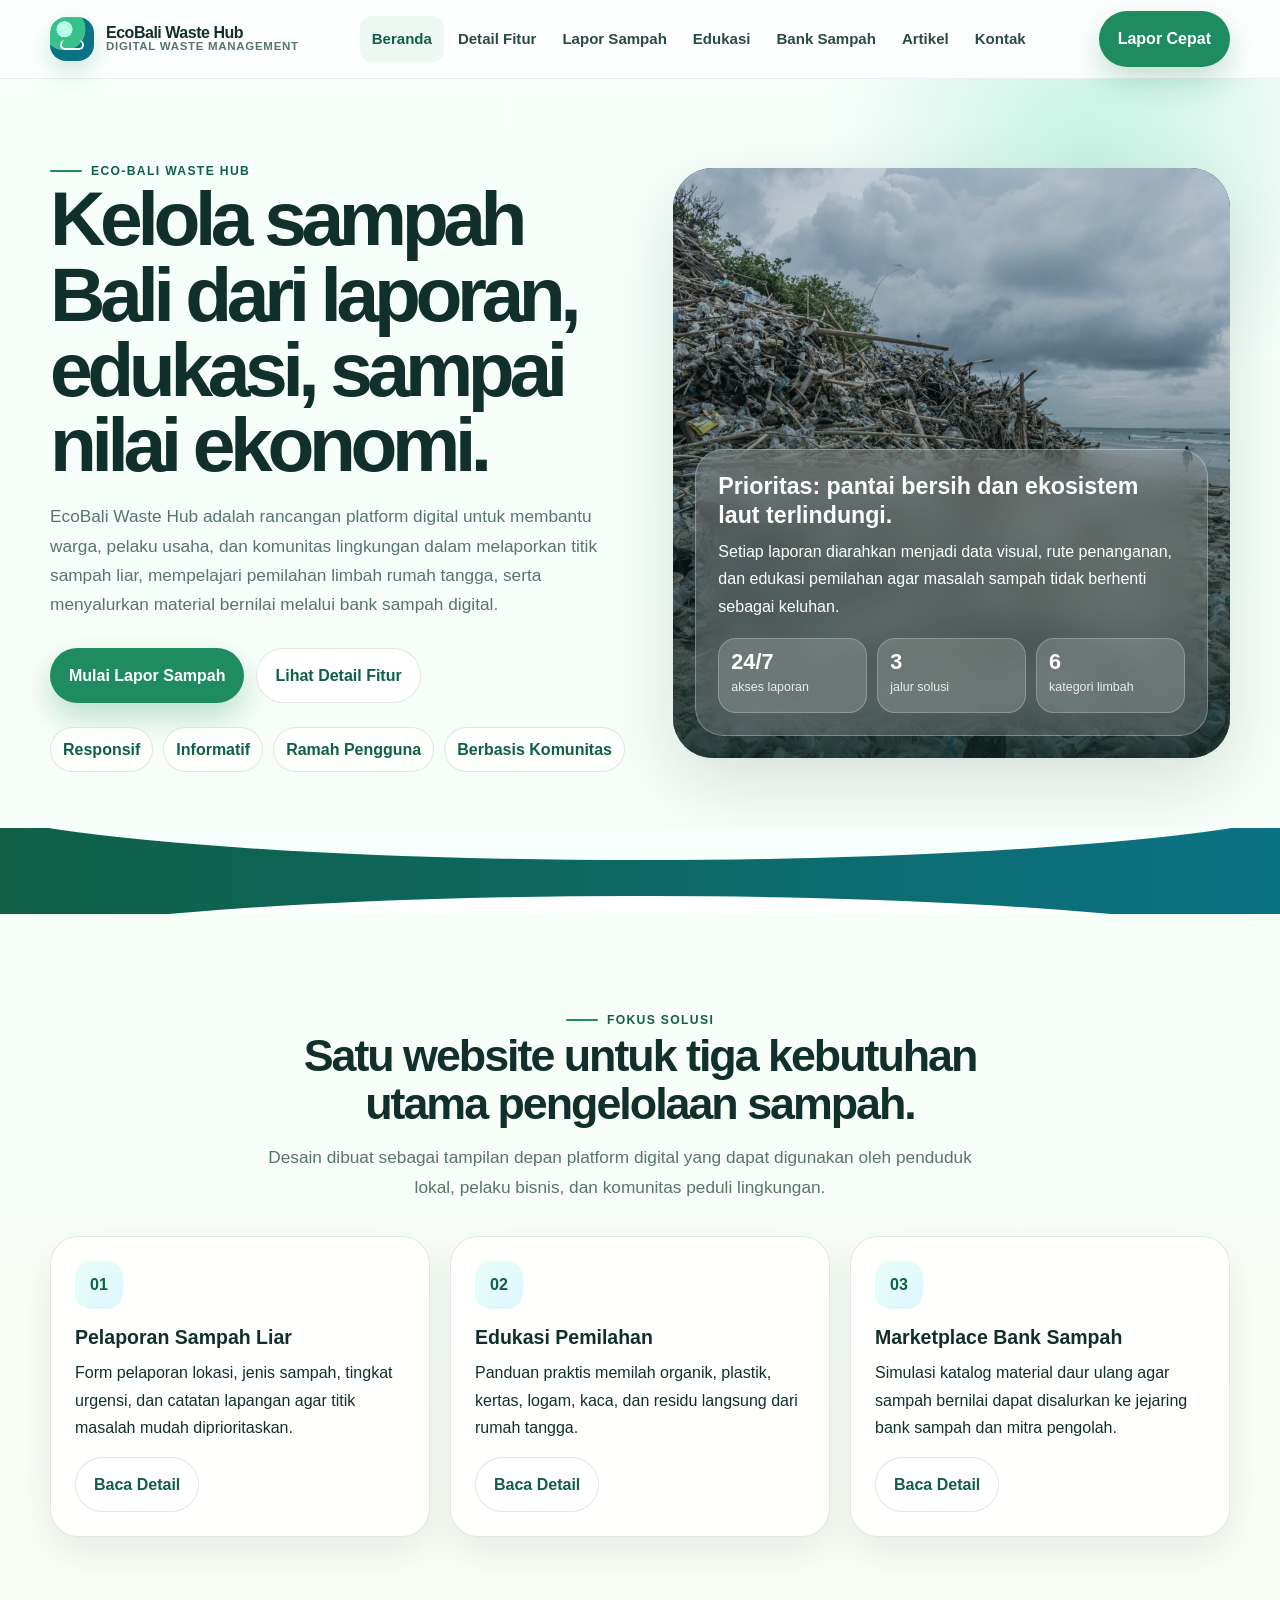
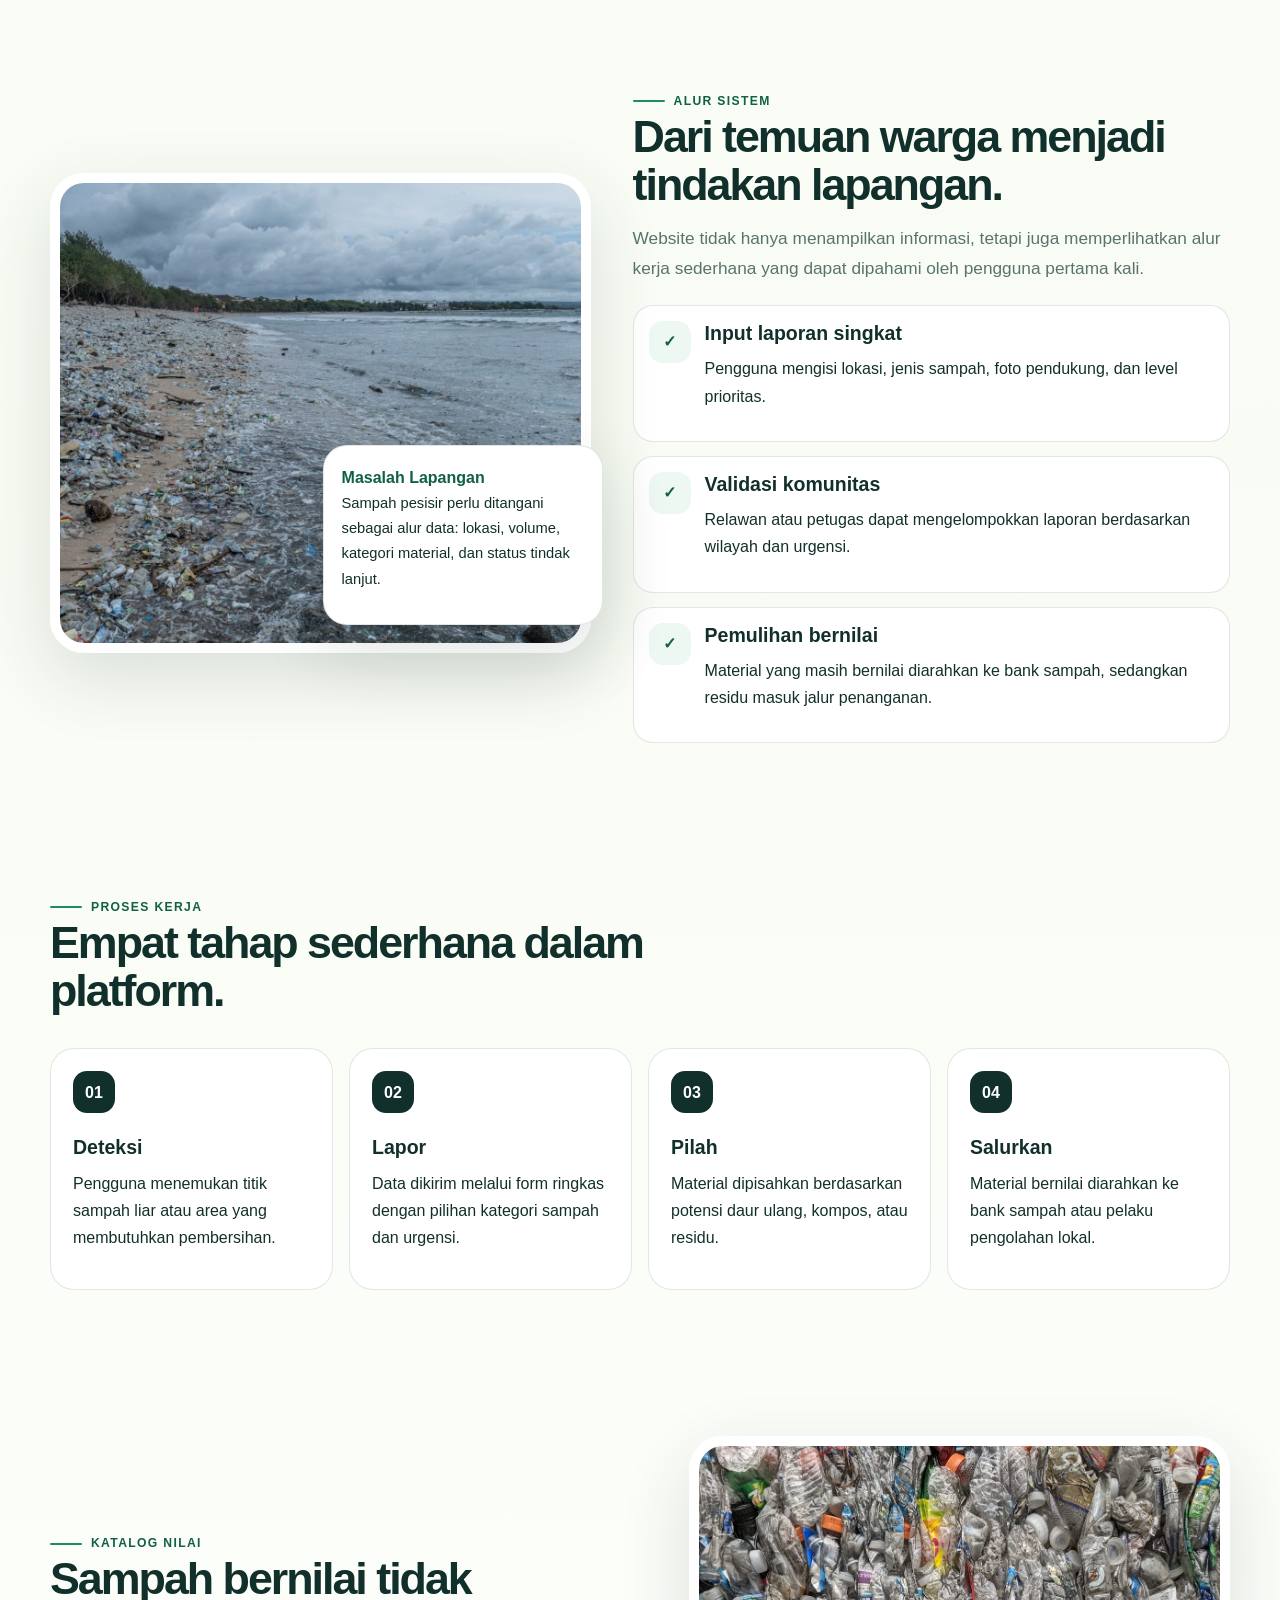
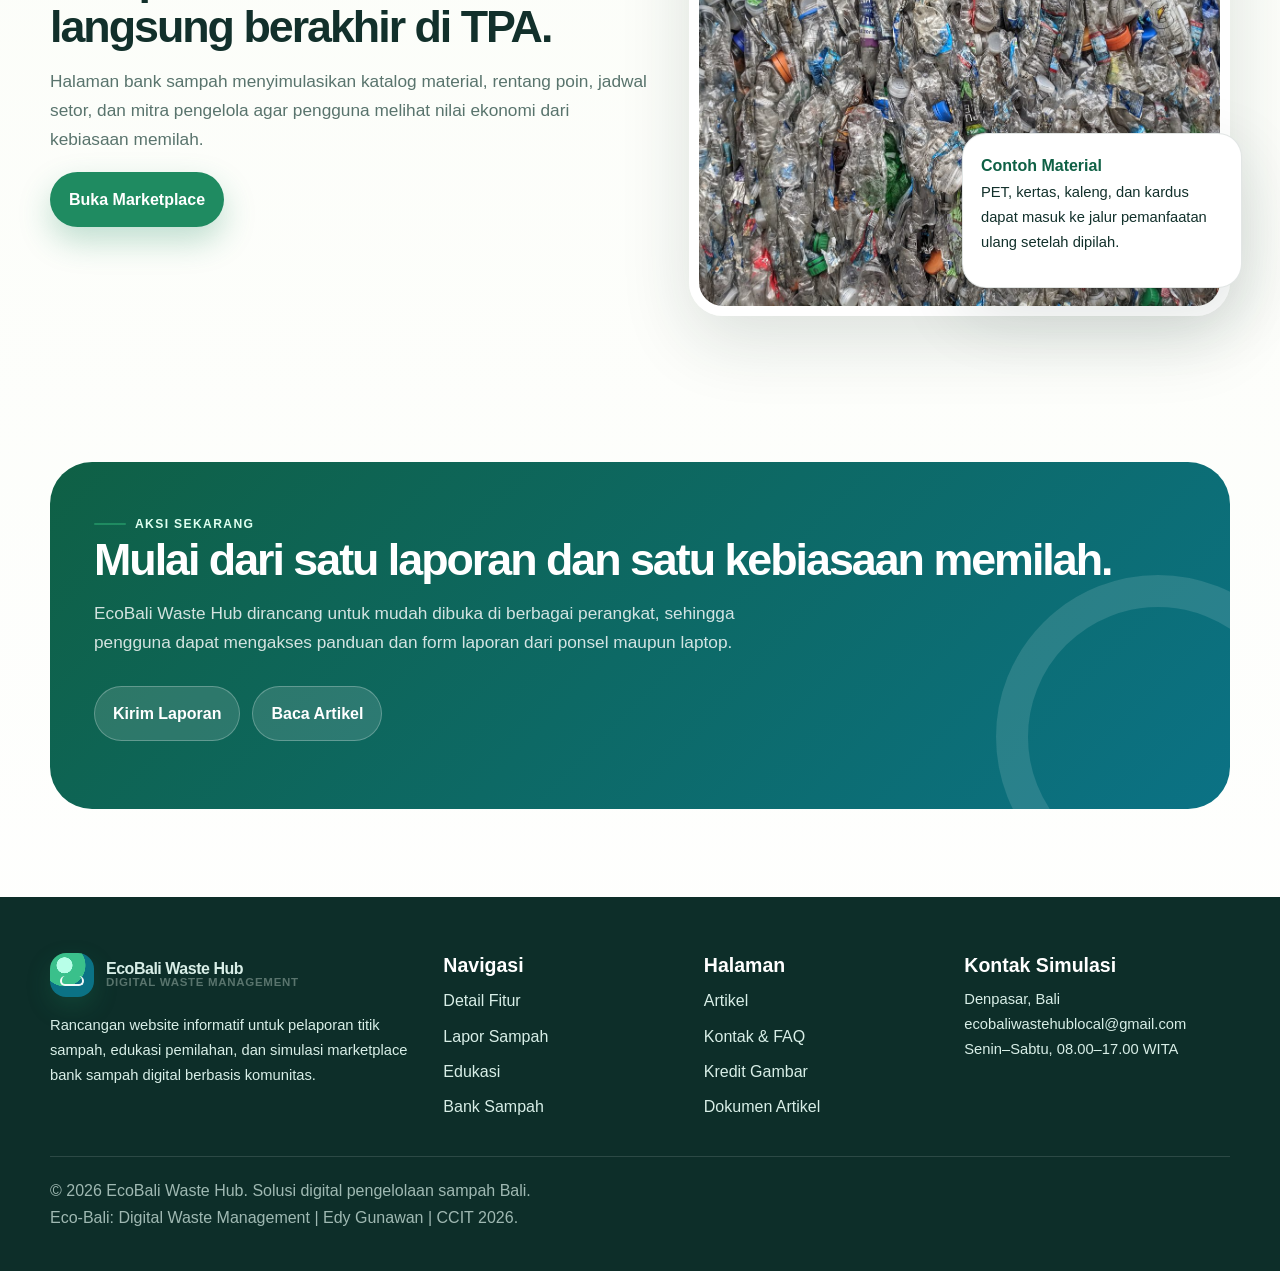
<file: index.html>
<!doctype html>
<html lang="id">
<head>
  <meta charset="utf-8">
  <meta name="viewport" content="width=device-width, initial-scale=1">
  <title>EcoBali Waste Hub - Digital Waste Management</title>
  <meta name="description" content="Platform digital bertema Eco-Bali untuk pelaporan sampah liar, edukasi pemilahan limbah, dan marketplace bank sampah digital.">
  <meta name="keywords" content="EcoBali Waste Hub, pengelolaan sampah digital, Bali, bank sampah, pelaporan sampah liar, edukasi pemilahan sampah">
  <link rel="stylesheet" href="assets/css/style.css">
</head>
<body>
<a class="skip-link" href="#konten">Lewati ke konten utama</a>
<header class="site-header">
  <div class="container nav-wrap">
    <a class="brand" href="index.html" aria-label="EcoBali Waste Hub Beranda">
      <span class="brand-mark" aria-hidden="true"></span>
      <span>EcoBali Waste Hub<small>Digital Waste Management</small></span>
    </a>
    <nav class="main-nav" aria-label="Navigasi utama"><a class="active" href="index.html">Beranda</a><a class="" href="detail.html">Detail Fitur</a><a class="" href="laporan.html">Lapor Sampah</a><a class="" href="edukasi.html">Edukasi</a><a class="" href="bank-sampah.html">Bank Sampah</a><a class="" href="artikel.html">Artikel</a><a class="" href="kontak.html">Kontak</a></nav>
    <div class="nav-cta">
      <a class="btn primary" href="laporan.html">Lapor Cepat</a>
      <button class="menu-toggle" aria-label="Buka menu" aria-expanded="false"><span class="hamb"></span></button>
    </div>
  </div>
</header>
<main id="konten">

<section class="hero">
  <div class="container hero-grid">
    <div class="hero-copy">
      <span class="eyebrow">Eco-Bali Waste Hub</span>
      <h1>Kelola sampah Bali dari laporan, edukasi, sampai nilai ekonomi.</h1>
      <p class="lead">EcoBali Waste Hub adalah rancangan platform digital untuk membantu warga, pelaku usaha, dan komunitas lingkungan dalam melaporkan titik sampah liar, mempelajari pemilahan limbah rumah tangga, serta menyalurkan material bernilai melalui bank sampah digital.</p>
      <div class="hero-actions">
        <a class="btn primary" href="laporan.html">Mulai Lapor Sampah</a>
        <a class="btn secondary" href="detail.html">Lihat Detail Fitur</a>
      </div>
      <div class="hero-points">
        <span class="pill">Responsif</span><span class="pill">Informatif</span><span class="pill">Ramah Pengguna</span><span class="pill">Berbasis Komunitas</span>
      </div>
    </div>
    <div class="visual-card" aria-label="Foto kondisi sampah pantai Bali">
      <img src="assets/images/bali-garbage-emergency.jpg" alt="Tumpukan sampah di pesisir Bali">
      <div class="floating-panel">
        <h3>Prioritas: pantai bersih dan ekosistem laut terlindungi.</h3>
        <p>Setiap laporan diarahkan menjadi data visual, rute penanganan, dan edukasi pemilahan agar masalah sampah tidak berhenti sebagai keluhan.</p>
        <div class="metric-row">
          <div class="metric"><strong data-count="24" data-suffix="/7">0/7</strong><span>akses laporan</span></div>
          <div class="metric"><strong data-count="3">0</strong><span>jalur solusi</span></div>
          <div class="metric"><strong data-count="6">0</strong><span>kategori limbah</span></div>
        </div>
      </div>
    </div>
  </div>
</section>
<div class="wave-strip" aria-hidden="true"></div>
<section class="section">
  <div class="container">
    <div class="section-head text-center">
      <span class="eyebrow">Fokus Solusi</span>
      <h2>Satu website untuk tiga kebutuhan utama pengelolaan sampah.</h2>
      <p class="lead">Desain dibuat sebagai tampilan depan platform digital yang dapat digunakan oleh penduduk lokal, pelaku bisnis, dan komunitas peduli lingkungan.</p>
    </div>
    <div class="card-grid">
      <article class="card">
        <div class="icon">01</div>
        <h3>Pelaporan Sampah Liar</h3>
        <p>Form pelaporan lokasi, jenis sampah, tingkat urgensi, dan catatan lapangan agar titik masalah mudah diprioritaskan.</p>
        <a class="btn secondary" href="detail-pelaporan.html">Baca Detail</a>
      </article>
      <article class="card">
        <div class="icon">02</div>
        <h3>Edukasi Pemilahan</h3>
        <p>Panduan praktis memilah organik, plastik, kertas, logam, kaca, dan residu langsung dari rumah tangga.</p>
        <a class="btn secondary" href="detail-edukasi.html">Baca Detail</a>
      </article>
      <article class="card">
        <div class="icon">03</div>
        <h3>Marketplace Bank Sampah</h3>
        <p>Simulasi katalog material daur ulang agar sampah bernilai dapat disalurkan ke jejaring bank sampah dan mitra pengolah.</p>
        <a class="btn secondary" href="detail-bank-sampah.html">Baca Detail</a>
      </article>
    </div>
  </div>
</section>
<section class="section tight">
  <div class="container split">
    <div class="image-stack">
      <div class="main-img"><img src="assets/images/kuta-trash-shoreline.jpg" alt="Sampah yang terbawa arus ke pantai"></div>
      <div class="note-card"><span class="tag">Masalah Lapangan</span><p class="small">Sampah pesisir perlu ditangani sebagai alur data: lokasi, volume, kategori material, dan status tindak lanjut.</p></div>
    </div>
    <div>
      <span class="eyebrow">Alur Sistem</span>
      <h2>Dari temuan warga menjadi tindakan lapangan.</h2>
      <p class="lead">Website tidak hanya menampilkan informasi, tetapi juga memperlihatkan alur kerja sederhana yang dapat dipahami oleh pengguna pertama kali.</p>
      <div class="feature-list">
        <div class="item"><span class="check">✓</span><div><h3>Input laporan singkat</h3><p>Pengguna mengisi lokasi, jenis sampah, foto pendukung, dan level prioritas.</p></div></div>
        <div class="item"><span class="check">✓</span><div><h3>Validasi komunitas</h3><p>Relawan atau petugas dapat mengelompokkan laporan berdasarkan wilayah dan urgensi.</p></div></div>
        <div class="item"><span class="check">✓</span><div><h3>Pemulihan bernilai</h3><p>Material yang masih bernilai diarahkan ke bank sampah, sedangkan residu masuk jalur penanganan.</p></div></div>
      </div>
    </div>
  </div>
</section>
<section class="section">
  <div class="container">
    <div class="section-head">
      <span class="eyebrow">Proses Kerja</span>
      <h2>Empat tahap sederhana dalam platform.</h2>
    </div>
    <div class="process">
      <div class="process-card"><h3>Deteksi</h3><p>Pengguna menemukan titik sampah liar atau area yang membutuhkan pembersihan.</p></div>
      <div class="process-card"><h3>Lapor</h3><p>Data dikirim melalui form ringkas dengan pilihan kategori sampah dan urgensi.</p></div>
      <div class="process-card"><h3>Pilah</h3><p>Material dipisahkan berdasarkan potensi daur ulang, kompos, atau residu.</p></div>
      <div class="process-card"><h3>Salurkan</h3><p>Material bernilai diarahkan ke bank sampah atau pelaku pengolahan lokal.</p></div>
    </div>
  </div>
</section>
<section class="section tight">
  <div class="container split reverse">
    <div>
      <span class="eyebrow">Katalog Nilai</span>
      <h2>Sampah bernilai tidak langsung berakhir di TPA.</h2>
      <p class="lead">Halaman bank sampah menyimulasikan katalog material, rentang poin, jadwal setor, dan mitra pengelola agar pengguna melihat nilai ekonomi dari kebiasaan memilah.</p>
      <a class="btn primary" href="bank-sampah.html">Buka Marketplace</a>
    </div>
    <div class="image-stack">
      <div class="main-img"><img src="assets/images/pet-bales.jpg" alt="Botol PET hasil daur ulang"></div>
      <div class="note-card"><span class="tag">Contoh Material</span><p class="small">PET, kertas, kaleng, dan kardus dapat masuk ke jalur pemanfaatan ulang setelah dipilah.</p></div>
    </div>
  </div>
</section>
<section class="section">
  <div class="container">
    <div class="cta">
      <span class="eyebrow" style="color:#dffff1">Aksi Sekarang</span>
      <h2>Mulai dari satu laporan dan satu kebiasaan memilah.</h2>
      <p class="lead">EcoBali Waste Hub dirancang untuk mudah dibuka di berbagai perangkat, sehingga pengguna dapat mengakses panduan dan form laporan dari ponsel maupun laptop.</p>
      <div class="hero-actions"><a class="btn secondary" href="laporan.html">Kirim Laporan</a><a class="btn secondary" href="artikel.html">Baca Artikel</a></div>
    </div>
  </div>
</section>
</main>
<footer class="site-footer">
  <div class="container">
    <div class="footer-grid">
      <div>
        <a class="brand" href="index.html"><span class="brand-mark" aria-hidden="true"></span><span>EcoBali Waste Hub<small>Digital Waste Management</small></span></a>
        <p class="small" style="margin-top:16px">Rancangan website informatif untuk pelaporan titik sampah, edukasi pemilahan, dan simulasi marketplace bank sampah digital berbasis komunitas.</p>
      </div>
      <div>
        <h3>Navigasi</h3>
        <div class="footer-links">
          <a href="detail.html">Detail Fitur</a><a href="laporan.html">Lapor Sampah</a><a href="edukasi.html">Edukasi</a><a href="bank-sampah.html">Bank Sampah</a>
        </div>
      </div>
      <div>
        <h3>Halaman</h3>
        <div class="footer-links">
          <a href="artikel.html">Artikel</a><a href="kontak.html">Kontak & FAQ</a><a href="kredit.html">Kredit Gambar</a><a href="docs/artikel-konten.doc">Dokumen Artikel</a>
        </div>
      </div>
      <div>
        <h3>Kontak Simulasi</h3>
        <p class="small">Denpasar, Bali<br>ecobaliwastehublocal@gmail.com<br>Senin–Sabtu, 08.00–17.00 WITA</p>
      </div>
    </div>
    <div class="copyright">
      <span>© 2026 EcoBali Waste Hub. Solusi digital pengelolaan sampah Bali.
        <p>Eco-Bali: Digital Waste Management | Edy Gunawan | CCIT 2026.</p> </span>
    </div>
  </div>
</footer>
<script src="assets/js/script.js"></script>
</body>
</html>
</file>
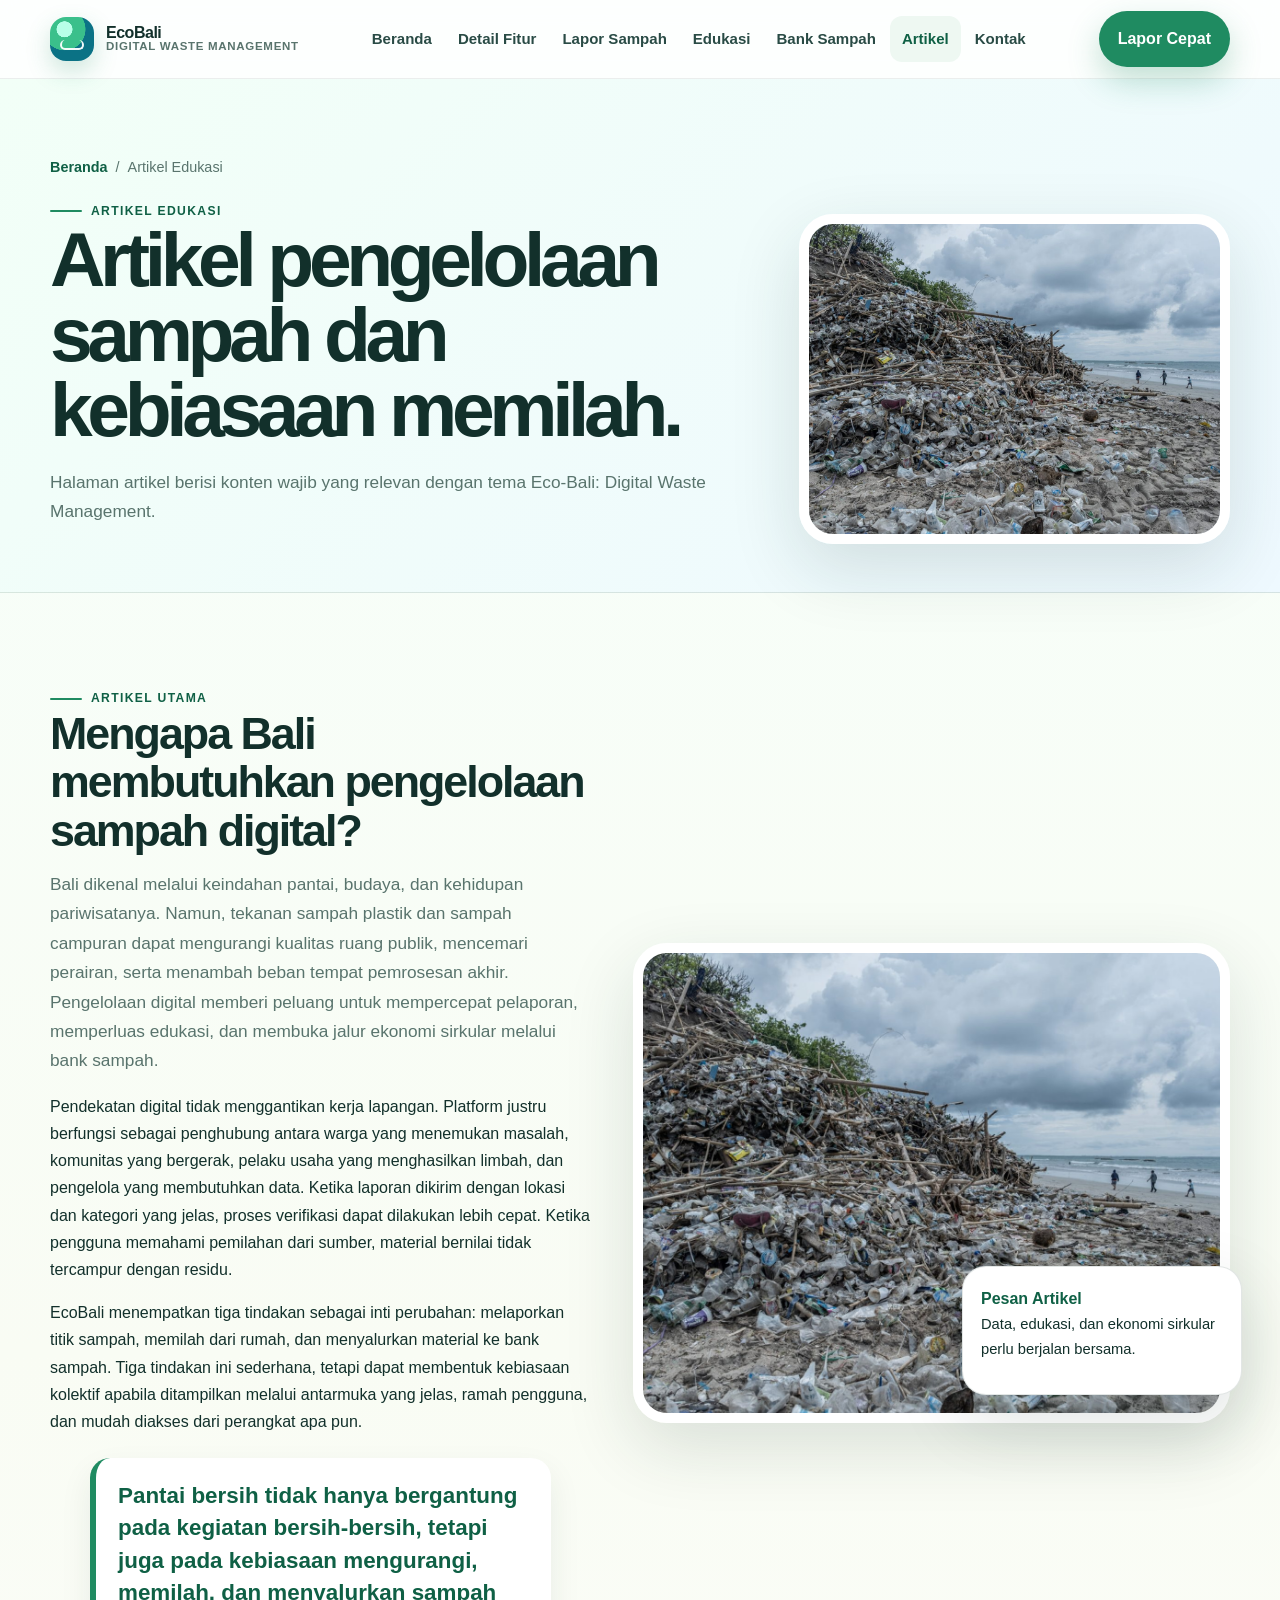
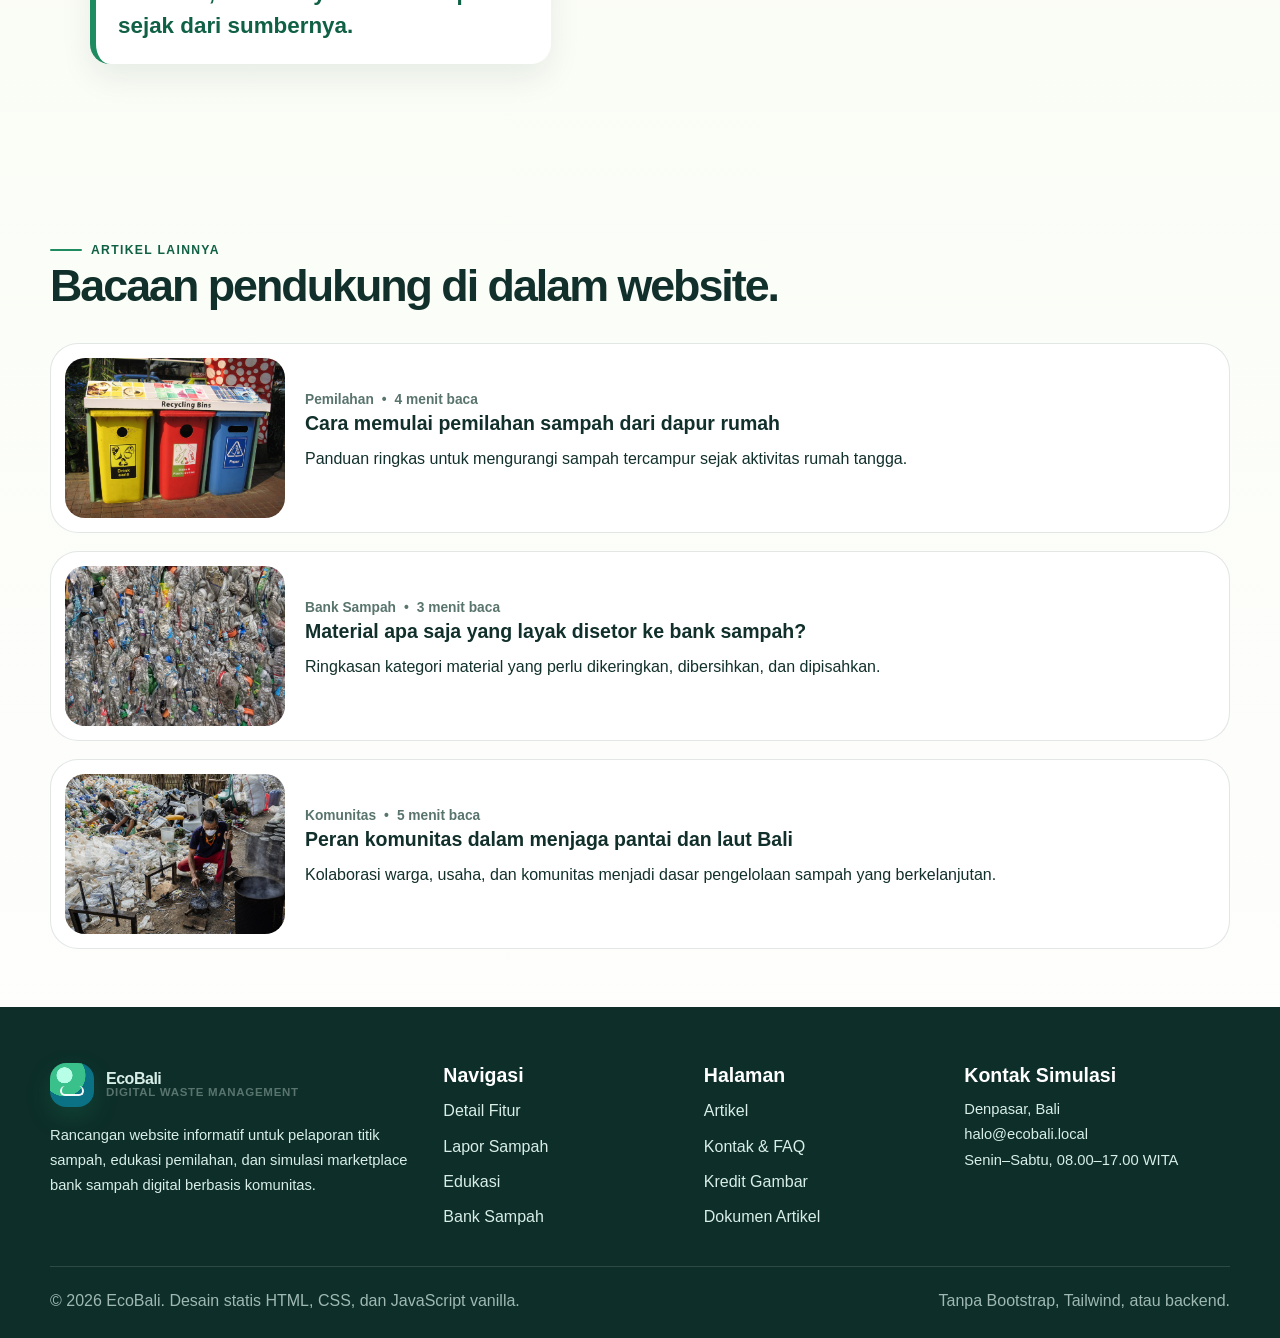
<file: artikel.html>
<!doctype html>
<html lang="id">
<head>
  <meta charset="utf-8">
  <meta name="viewport" content="width=device-width, initial-scale=1">
  <title>Artikel EcoBali</title>
  <meta name="description" content="Halaman artikel berisi konten wajib yang relevan dengan tema Eco-Bali: Digital Waste Management.">
  <meta name="keywords" content="EcoBali, pengelolaan sampah digital, Bali, bank sampah, pelaporan sampah liar, edukasi pemilahan sampah">
  <link rel="stylesheet" href="assets/css/style.css">
</head>
<body>
<a class="skip-link" href="#konten">Lewati ke konten utama</a>
<header class="site-header">
  <div class="container nav-wrap">
    <a class="brand" href="index.html" aria-label="EcoBali Beranda">
      <span class="brand-mark" aria-hidden="true"></span>
      <span>EcoBali<small>Digital Waste Management</small></span>
    </a>
    <nav class="main-nav" aria-label="Navigasi utama"><a class="" href="index.html">Beranda</a><a class="" href="detail.html">Detail Fitur</a><a class="" href="laporan.html">Lapor Sampah</a><a class="" href="edukasi.html">Edukasi</a><a class="" href="bank-sampah.html">Bank Sampah</a><a class="active" href="artikel.html">Artikel</a><a class="" href="kontak.html">Kontak</a></nav>
    <div class="nav-cta">
      <a class="btn primary" href="laporan.html">Lapor Cepat</a>
      <button class="menu-toggle" aria-label="Buka menu" aria-expanded="false"><span class="hamb"></span></button>
    </div>
  </div>
</header>
<main id="konten">

<section class="hero-mini">
  <div class="container">
    <div>
      <div class="crumb"><a href="index.html">Beranda</a><span>/</span><span>Artikel Edukasi</span></div>
      <span class="eyebrow">Artikel Edukasi</span>
      <h1>Artikel pengelolaan sampah dan kebiasaan memilah.</h1>
      <p class="lead">Halaman artikel berisi konten wajib yang relevan dengan tema Eco-Bali: Digital Waste Management.</p>
    </div>
    <div class="detail-cover"><img src="assets/images/bali-garbage-emergency.jpg" alt="Artikel Edukasi"></div>
  </div>
</section>

<section class="section">
  <div class="container split">
    <article>
      <span class="eyebrow">Artikel Utama</span>
      <h2>Mengapa Bali membutuhkan pengelolaan sampah digital?</h2>
      <p class="lead">Bali dikenal melalui keindahan pantai, budaya, dan kehidupan pariwisatanya. Namun, tekanan sampah plastik dan sampah campuran dapat mengurangi kualitas ruang publik, mencemari perairan, serta menambah beban tempat pemrosesan akhir. Pengelolaan digital memberi peluang untuk mempercepat pelaporan, memperluas edukasi, dan membuka jalur ekonomi sirkular melalui bank sampah.</p>
      <p>Pendekatan digital tidak menggantikan kerja lapangan. Platform justru berfungsi sebagai penghubung antara warga yang menemukan masalah, komunitas yang bergerak, pelaku usaha yang menghasilkan limbah, dan pengelola yang membutuhkan data. Ketika laporan dikirim dengan lokasi dan kategori yang jelas, proses verifikasi dapat dilakukan lebih cepat. Ketika pengguna memahami pemilahan dari sumber, material bernilai tidak tercampur dengan residu.</p>
      <p>EcoBali menempatkan tiga tindakan sebagai inti perubahan: melaporkan titik sampah, memilah dari rumah, dan menyalurkan material ke bank sampah. Tiga tindakan ini sederhana, tetapi dapat membentuk kebiasaan kolektif apabila ditampilkan melalui antarmuka yang jelas, ramah pengguna, dan mudah diakses dari perangkat apa pun.</p>
      <blockquote class="quote">Pantai bersih tidak hanya bergantung pada kegiatan bersih-bersih, tetapi juga pada kebiasaan mengurangi, memilah, dan menyalurkan sampah sejak dari sumbernya.</blockquote>
    </article>
    <div class="image-stack"><div class="main-img"><img src="assets/images/bali-garbage-emergency.jpg" alt="Sampah di pantai Bali"></div><div class="note-card"><span class="tag">Pesan Artikel</span><p class="small">Data, edukasi, dan ekonomi sirkular perlu berjalan bersama.</p></div></div>
  </div>
</section>
<section class="section tight">
  <div class="container">
    <div class="section-head"><span class="eyebrow">Artikel Lainnya</span><h2>Bacaan pendukung di dalam website.</h2></div>
    <div class="article-list">
      <article class="article-card"><img src="assets/images/recycling-bins.jpg" alt="Tempat sampah terpilah"><div><div class="article-meta"><span>Pemilahan</span><span>•</span><span>4 menit baca</span></div><h3>Cara memulai pemilahan sampah dari dapur rumah</h3><p>Panduan ringkas untuk mengurangi sampah tercampur sejak aktivitas rumah tangga.</p></div></article>
      <article class="article-card"><img src="assets/images/pet-bales.jpg" alt="Botol plastik daur ulang"><div><div class="article-meta"><span>Bank Sampah</span><span>•</span><span>3 menit baca</span></div><h3>Material apa saja yang layak disetor ke bank sampah?</h3><p>Ringkasan kategori material yang perlu dikeringkan, dibersihkan, dan dipisahkan.</p></div></article>
      <article class="article-card"><img src="assets/images/recycle-plastic-bricks.jpg" alt="Daur ulang plastik"><div><div class="article-meta"><span>Komunitas</span><span>•</span><span>5 menit baca</span></div><h3>Peran komunitas dalam menjaga pantai dan laut Bali</h3><p>Kolaborasi warga, usaha, dan komunitas menjadi dasar pengelolaan sampah yang berkelanjutan.</p></div></article>
    </div>
  </div>
</section>
</main>
<footer class="site-footer">
  <div class="container">
    <div class="footer-grid">
      <div>
        <a class="brand" href="index.html"><span class="brand-mark" aria-hidden="true"></span><span>EcoBali<small>Digital Waste Management</small></span></a>
        <p class="small" style="margin-top:16px">Rancangan website informatif untuk pelaporan titik sampah, edukasi pemilahan, dan simulasi marketplace bank sampah digital berbasis komunitas.</p>
      </div>
      <div>
        <h3>Navigasi</h3>
        <div class="footer-links">
          <a href="detail.html">Detail Fitur</a><a href="laporan.html">Lapor Sampah</a><a href="edukasi.html">Edukasi</a><a href="bank-sampah.html">Bank Sampah</a>
        </div>
      </div>
      <div>
        <h3>Halaman</h3>
        <div class="footer-links">
          <a href="artikel.html">Artikel</a><a href="kontak.html">Kontak & FAQ</a><a href="kredit.html">Kredit Gambar</a><a href="docs/artikel-konten.doc">Dokumen Artikel</a>
        </div>
      </div>
      <div>
        <h3>Kontak Simulasi</h3>
        <p class="small">Denpasar, Bali<br>halo@ecobali.local<br>Senin–Sabtu, 08.00–17.00 WITA</p>
      </div>
    </div>
    <div class="copyright">
      <span>© 2026 EcoBali. Desain statis HTML, CSS, dan JavaScript vanilla.</span>
      <span>Tanpa Bootstrap, Tailwind, atau backend.</span>
    </div>
  </div>
</footer>
<script src="assets/js/script.js"></script>
</body>
</html>
</file>
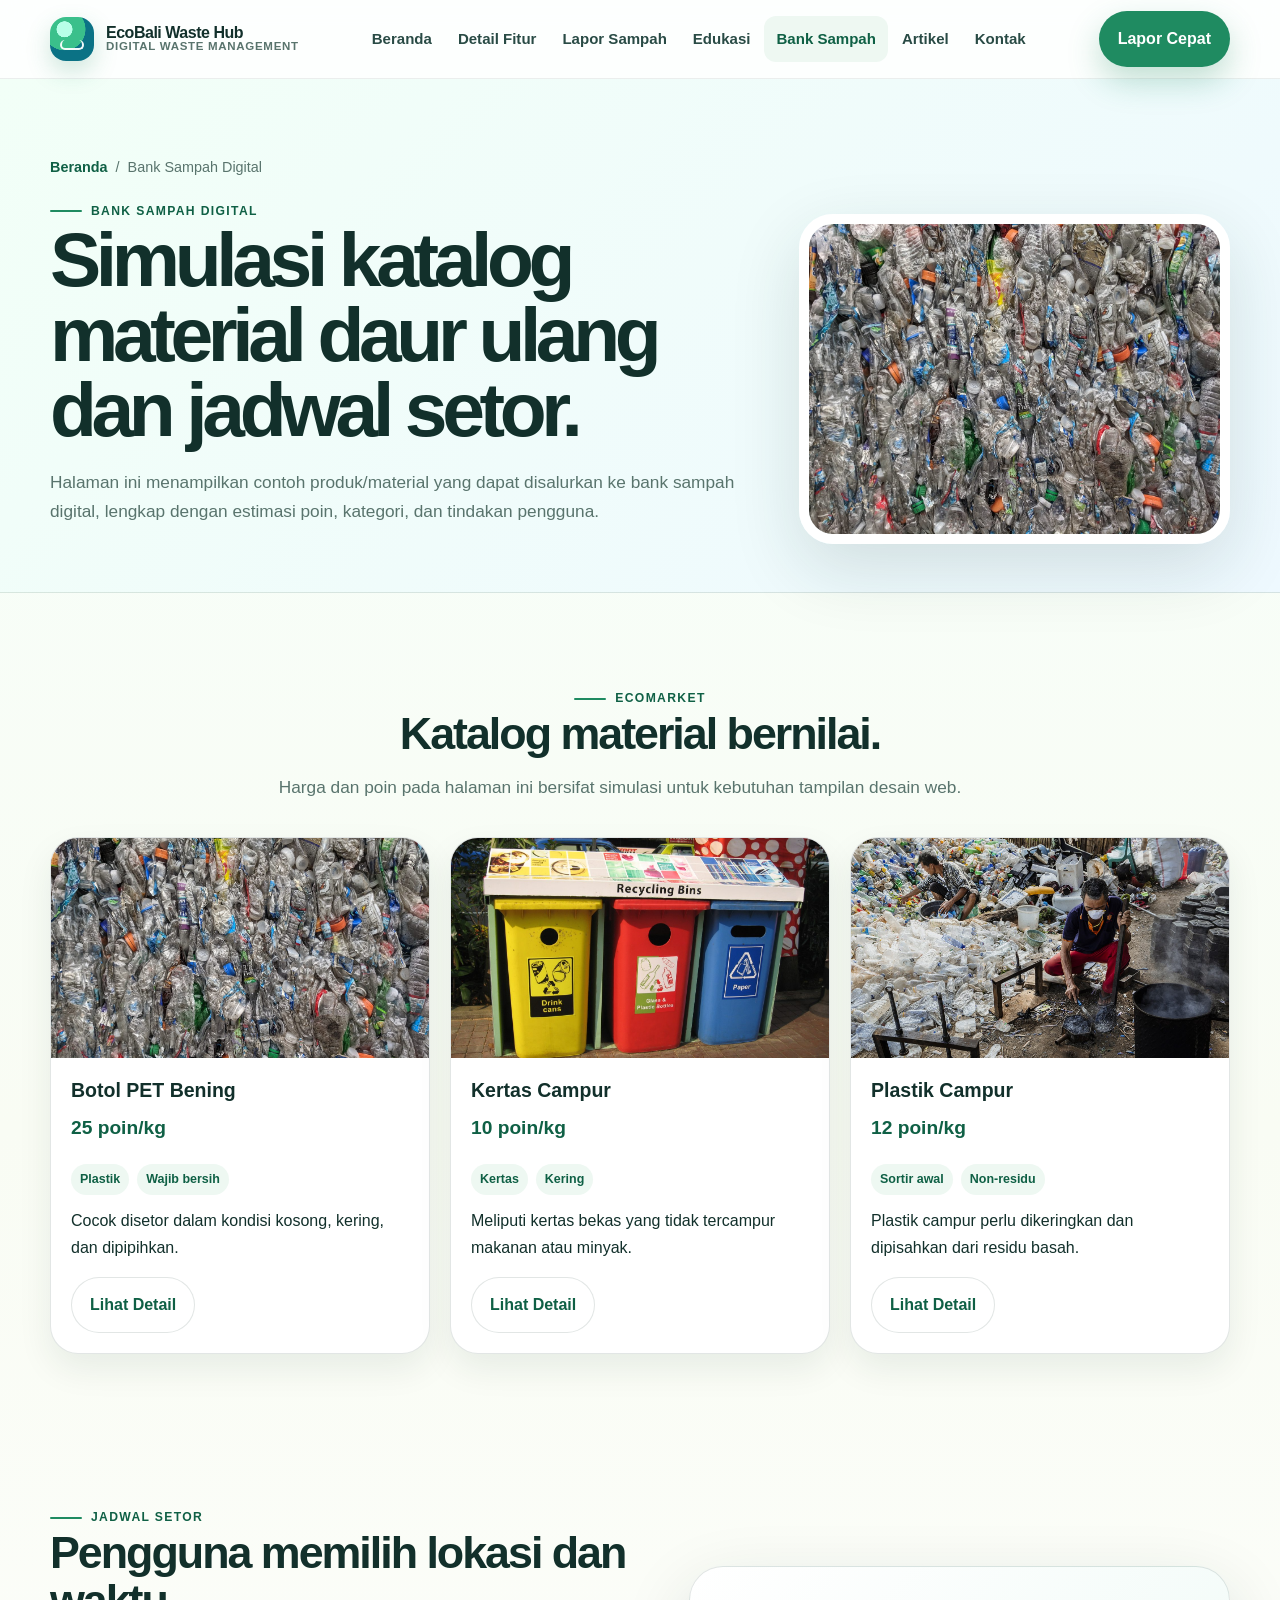
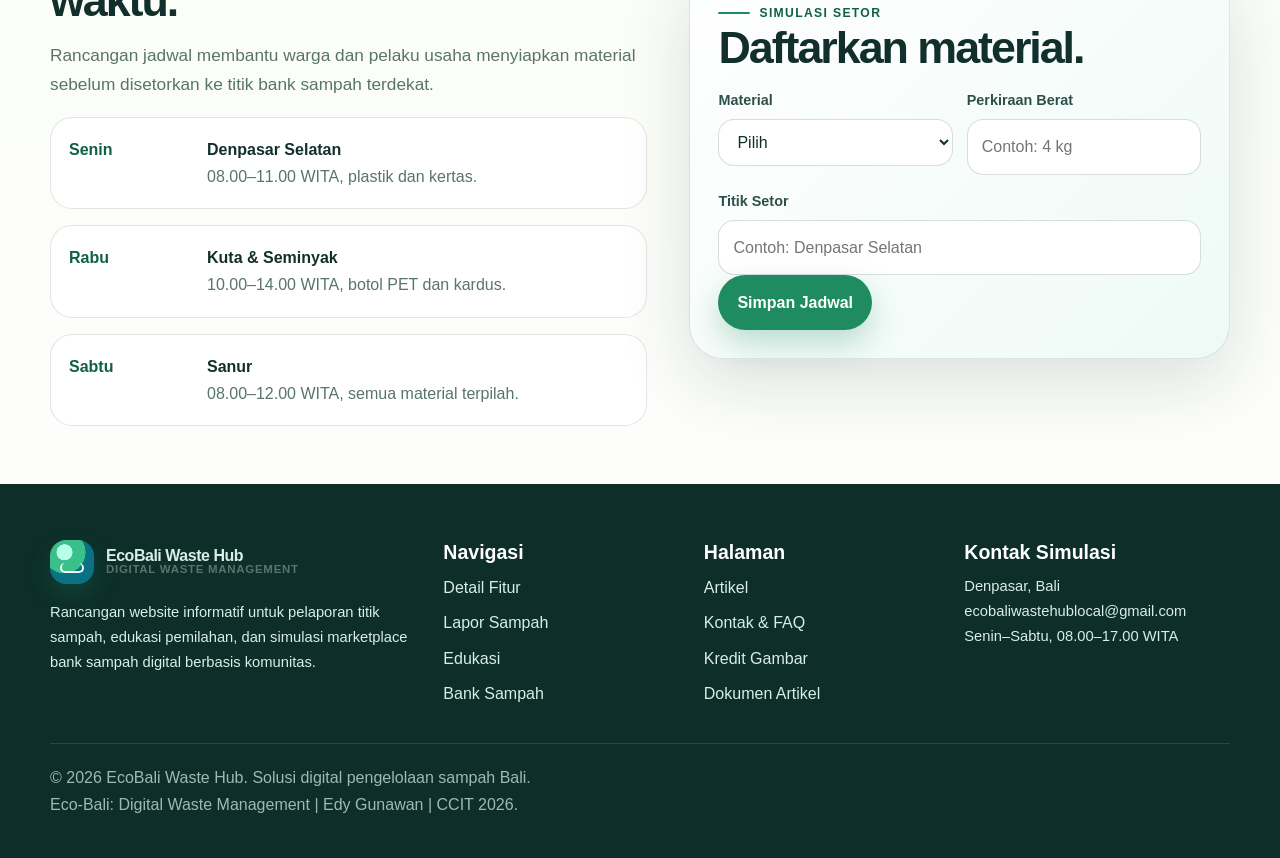
<file: bank-sampah.html>
<!doctype html>
<html lang="id">
<head>
  <meta charset="utf-8">
  <meta name="viewport" content="width=device-width, initial-scale=1">
  <title>Marketplace Bank Sampah - EcoBali Waste Hub</title>
  <meta name="description" content="Halaman ini menampilkan contoh produk/material yang dapat disalurkan ke bank sampah digital, lengkap dengan estimasi poin, kategori, dan tindakan pengguna.">
  <meta name="keywords" content="EcoBali Waste Hub, pengelolaan sampah digital, Bali, bank sampah, pelaporan sampah liar, edukasi pemilahan sampah">
  <link rel="stylesheet" href="assets/css/style.css">
</head>
<body>
<a class="skip-link" href="#konten">Lewati ke konten utama</a>
<header class="site-header">
  <div class="container nav-wrap">
    <a class="brand" href="index.html" aria-label="EcoBali Waste Hub Beranda">
      <span class="brand-mark" aria-hidden="true"></span>
      <span>EcoBali Waste Hub<small>Digital Waste Management</small></span>
    </a>
    <nav class="main-nav" aria-label="Navigasi utama"><a class="" href="index.html">Beranda</a><a class="" href="detail.html">Detail Fitur</a><a class="" href="laporan.html">Lapor Sampah</a><a class="" href="edukasi.html">Edukasi</a><a class="active" href="bank-sampah.html">Bank Sampah</a><a class="" href="artikel.html">Artikel</a><a class="" href="kontak.html">Kontak</a></nav>
    <div class="nav-cta">
      <a class="btn primary" href="laporan.html">Lapor Cepat</a>
      <button class="menu-toggle" aria-label="Buka menu" aria-expanded="false"><span class="hamb"></span></button>
    </div>
  </div>
</header>
<main id="konten">

<section class="hero-mini">
  <div class="container">
    <div>
      <div class="crumb"><a href="index.html">Beranda</a><span>/</span><span>Bank Sampah Digital</span></div>
      <span class="eyebrow">Bank Sampah Digital</span>
      <h1>Simulasi katalog material daur ulang dan jadwal setor.</h1>
      <p class="lead">Halaman ini menampilkan contoh produk/material yang dapat disalurkan ke bank sampah digital, lengkap dengan estimasi poin, kategori, dan tindakan pengguna.</p>
    </div>
    <div class="detail-cover"><img src="assets/images/pet-bales.jpg" alt="Bank Sampah Digital"></div>
  </div>
</section>

<section class="section">
  <div class="container">
    <div class="section-head text-center"><span class="eyebrow">EcoMarket</span><h2>Katalog material bernilai.</h2><p class="lead">Harga dan poin pada halaman ini bersifat simulasi untuk kebutuhan tampilan desain web.</p></div>
    <div class="market-grid">
      <article class="product"><img src="assets/images/pet-bales.jpg" alt="Botol PET"><div class="product-body"><h3>Botol PET Bening</h3><p class="price">25 poin/kg</p><div class="badge-row"><span class="badge">Plastik</span><span class="badge">Wajib bersih</span></div><p>Cocok disetor dalam kondisi kosong, kering, dan dipipihkan.</p><a class="btn secondary" href="detail-bank-sampah.html">Lihat Detail</a></div></article>
      <article class="product"><img src="assets/images/recycling-bins.jpg" alt="Tempat pemilahan sampah"><div class="product-body"><h3>Kertas Campur</h3><p class="price">10 poin/kg</p><div class="badge-row"><span class="badge">Kertas</span><span class="badge">Kering</span></div><p>Meliputi kertas bekas yang tidak tercampur makanan atau minyak.</p><a class="btn secondary" href="detail-bank-sampah.html">Lihat Detail</a></div></article>
      <article class="product"><img src="assets/images/recycle-plastic-bricks.jpg" alt="Pengolahan plastik"><div class="product-body"><h3>Plastik Campur</h3><p class="price">12 poin/kg</p><div class="badge-row"><span class="badge">Sortir awal</span><span class="badge">Non-residu</span></div><p>Plastik campur perlu dikeringkan dan dipisahkan dari residu basah.</p><a class="btn secondary" href="detail-bank-sampah.html">Lihat Detail</a></div></article>
    </div>
  </div>
</section>
<section class="section tight">
  <div class="container split reverse">
    <div><span class="eyebrow">Jadwal Setor</span><h2>Pengguna memilih lokasi dan waktu.</h2><p class="lead">Rancangan jadwal membantu warga dan pelaku usaha menyiapkan material sebelum disetorkan ke titik bank sampah terdekat.</p><div class="timeline"><div class="timeline-item"><time>Senin</time><div><strong>Denpasar Selatan</strong><br><span class="muted">08.00–11.00 WITA, plastik dan kertas.</span></div></div><div class="timeline-item"><time>Rabu</time><div><strong>Kuta & Seminyak</strong><br><span class="muted">10.00–14.00 WITA, botol PET dan kardus.</span></div></div><div class="timeline-item"><time>Sabtu</time><div><strong>Sanur</strong><br><span class="muted">08.00–12.00 WITA, semua material terpilah.</span></div></div></div></div>
    <form class="report-box" data-report-form><span class="eyebrow">Simulasi Setor</span><h2>Daftarkan material.</h2><div class="form-grid"><div class="field"><label for="material">Material</label><select id="material" required><option value="">Pilih</option><option>Botol PET</option><option>Kertas</option><option>Kardus</option><option>Plastik campur</option></select></div><div class="field"><label for="berat">Perkiraan Berat</label><input id="berat" type="text" placeholder="Contoh: 4 kg" required></div><div class="field full"><label for="titik">Titik Setor</label><input id="titik" type="text" placeholder="Contoh: Denpasar Selatan" required></div></div><button class="btn primary" type="submit">Simpan Jadwal</button><p class="status-message" role="status"></p></form>
  </div>
</section>
</main>
<footer class="site-footer">
  <div class="container">
    <div class="footer-grid">
      <div>
        <a class="brand" href="index.html"><span class="brand-mark" aria-hidden="true"></span><span>EcoBali Waste Hub<small>Digital Waste Management</small></span></a>
        <p class="small" style="margin-top:16px">Rancangan website informatif untuk pelaporan titik sampah, edukasi pemilahan, dan simulasi marketplace bank sampah digital berbasis komunitas.</p>
      </div>
      <div>
        <h3>Navigasi</h3>
        <div class="footer-links">
          <a href="detail.html">Detail Fitur</a><a href="laporan.html">Lapor Sampah</a><a href="edukasi.html">Edukasi</a><a href="bank-sampah.html">Bank Sampah</a>
        </div>
      </div>
      <div>
        <h3>Halaman</h3>
        <div class="footer-links">
          <a href="artikel.html">Artikel</a><a href="kontak.html">Kontak & FAQ</a><a href="kredit.html">Kredit Gambar</a><a href="docs/artikel-konten.doc">Dokumen Artikel</a>
        </div>
      </div>
      <div>
        <h3>Kontak Simulasi</h3>
        <p class="small">Denpasar, Bali<br>ecobaliwastehublocal@gmail.com<br>Senin–Sabtu, 08.00–17.00 WITA</p>
      </div>
    </div>
    <div class="copyright">
      <span>© 2026 EcoBali Waste Hub. Solusi digital pengelolaan sampah Bali.
        <p>Eco-Bali: Digital Waste Management | Edy Gunawan | CCIT 2026.</p> </span>
    </div>
  </div>
</footer>
<script src="assets/js/script.js"></script>
</body>
</html>
</file>
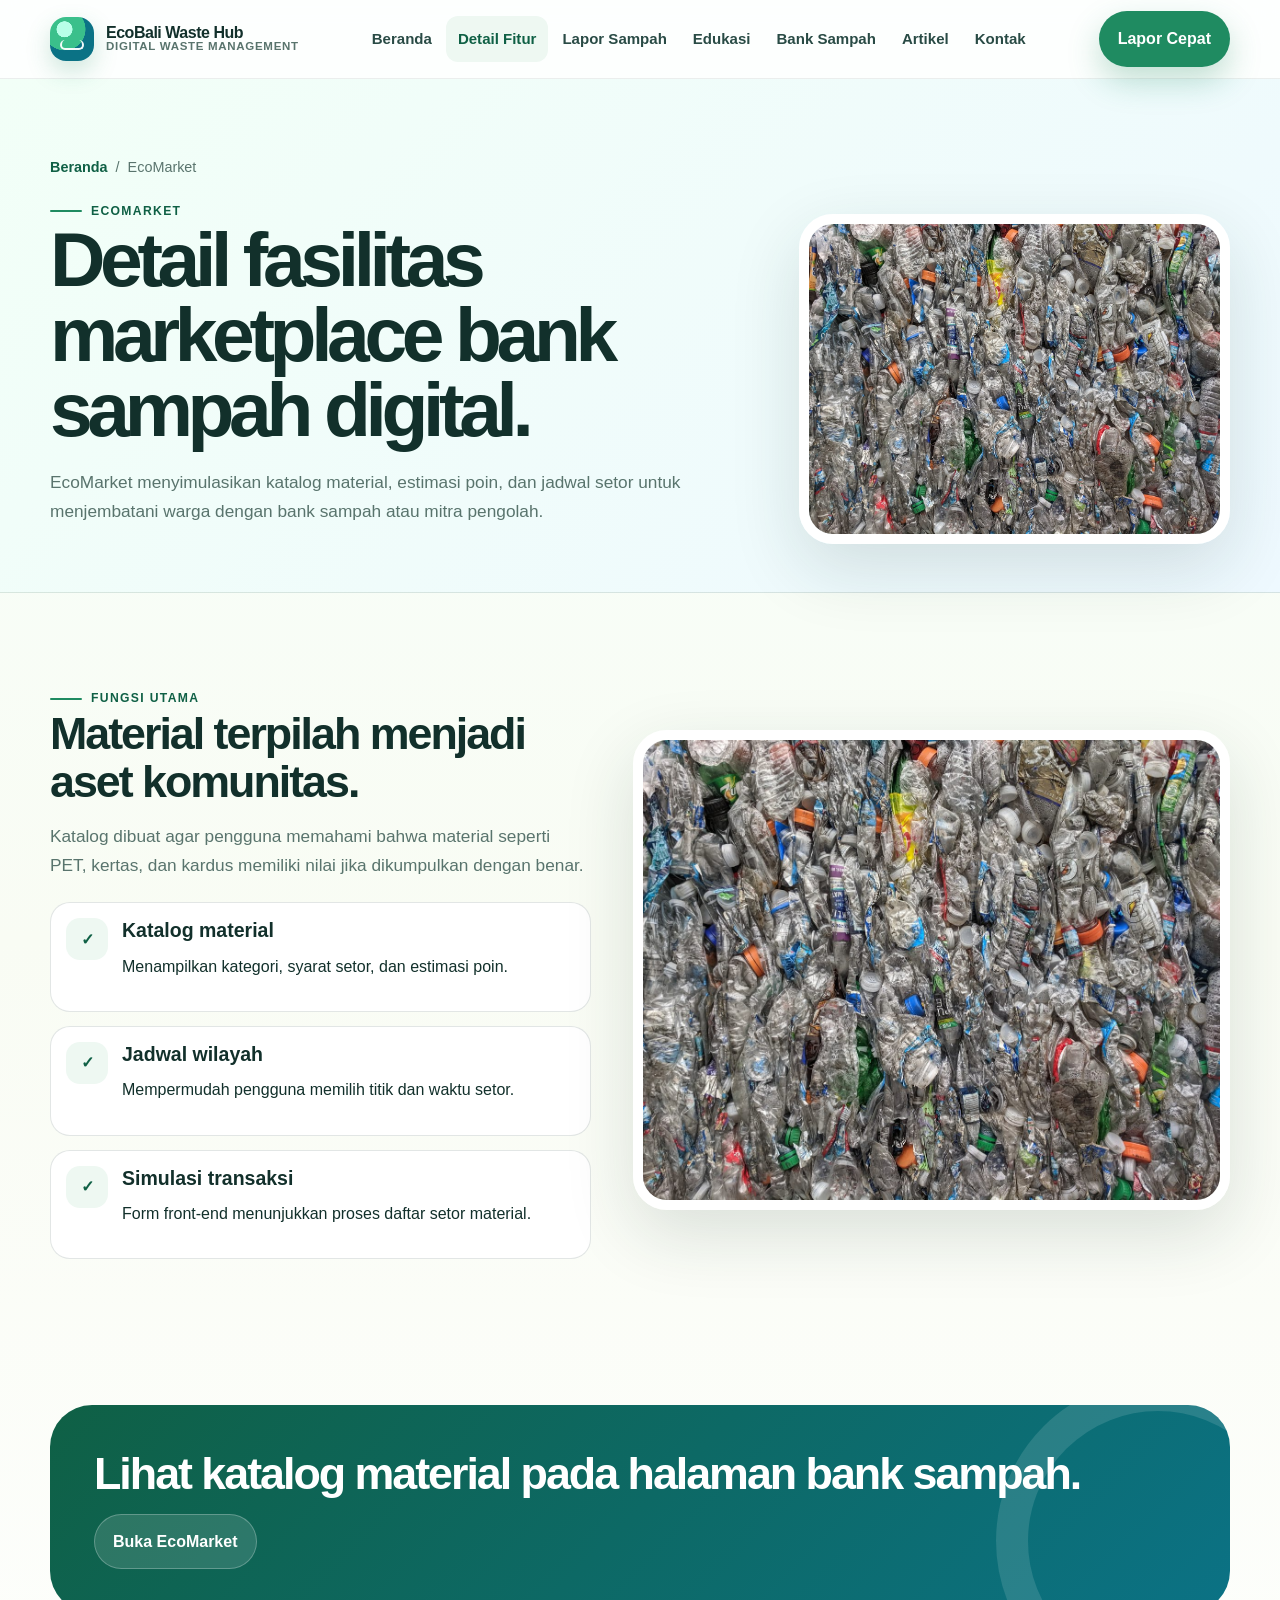
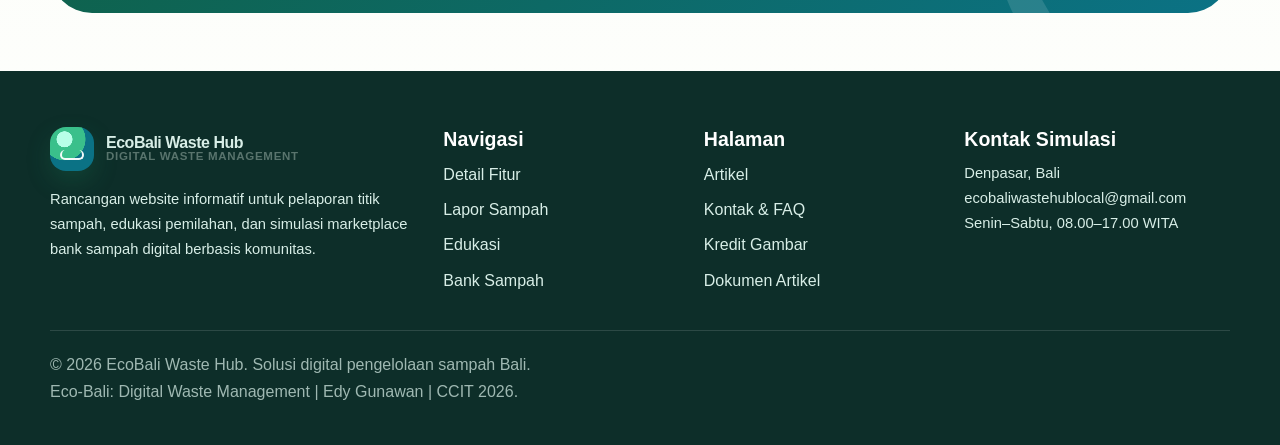
<file: detail-bank-sampah.html>
<!doctype html>
<html lang="id">
<head>
  <meta charset="utf-8">
  <meta name="viewport" content="width=device-width, initial-scale=1">
  <title>Detail EcoMarket - EcoBali Waste Hub</title>
  <meta name="description" content="EcoMarket menyimulasikan katalog material, estimasi poin, dan jadwal setor untuk menjembatani warga dengan bank sampah atau mitra pengolah.">
  <meta name="keywords" content="EcoBali Waste Hub, pengelolaan sampah digital, Bali, bank sampah, pelaporan sampah liar, edukasi pemilahan sampah">
  <link rel="stylesheet" href="assets/css/style.css">
</head>
<body>
<a class="skip-link" href="#konten">Lewati ke konten utama</a>
<header class="site-header">
  <div class="container nav-wrap">
    <a class="brand" href="index.html" aria-label="EcoBali Waste Hub Beranda">
      <span class="brand-mark" aria-hidden="true"></span>
      <span>EcoBali Waste Hub<small>Digital Waste Management</small></span>
    </a>
    <nav class="main-nav" aria-label="Navigasi utama"><a class="" href="index.html">Beranda</a><a class="active" href="detail.html">Detail Fitur</a><a class="" href="laporan.html">Lapor Sampah</a><a class="" href="edukasi.html">Edukasi</a><a class="" href="bank-sampah.html">Bank Sampah</a><a class="" href="artikel.html">Artikel</a><a class="" href="kontak.html">Kontak</a></nav>
    <div class="nav-cta">
      <a class="btn primary" href="laporan.html">Lapor Cepat</a>
      <button class="menu-toggle" aria-label="Buka menu" aria-expanded="false"><span class="hamb"></span></button>
    </div>
  </div>
</header>
<main id="konten">

<section class="hero-mini">
  <div class="container">
    <div>
      <div class="crumb"><a href="index.html">Beranda</a><span>/</span><span>EcoMarket</span></div>
      <span class="eyebrow">EcoMarket</span>
      <h1>Detail fasilitas marketplace bank sampah digital.</h1>
      <p class="lead">EcoMarket menyimulasikan katalog material, estimasi poin, dan jadwal setor untuk menjembatani warga dengan bank sampah atau mitra pengolah.</p>
    </div>
    <div class="detail-cover"><img src="assets/images/pet-bales.jpg" alt="EcoMarket"></div>
  </div>
</section>

<section class="section"><div class="container split"><div><span class="eyebrow">Fungsi Utama</span><h2>Material terpilah menjadi aset komunitas.</h2><p class="lead">Katalog dibuat agar pengguna memahami bahwa material seperti PET, kertas, dan kardus memiliki nilai jika dikumpulkan dengan benar.</p><div class="feature-list"><div class="item"><span class="check">✓</span><div><h3>Katalog material</h3><p>Menampilkan kategori, syarat setor, dan estimasi poin.</p></div></div><div class="item"><span class="check">✓</span><div><h3>Jadwal wilayah</h3><p>Mempermudah pengguna memilih titik dan waktu setor.</p></div></div><div class="item"><span class="check">✓</span><div><h3>Simulasi transaksi</h3><p>Form front-end menunjukkan proses daftar setor material.</p></div></div></div></div><div class="image-stack"><div class="main-img"><img src="assets/images/pet-bales.jpg" alt="Material botol PET terkompresi"></div></div></div></section>
<section class="section tight"><div class="container"><div class="cta"><h2>Lihat katalog material pada halaman bank sampah.</h2><a class="btn secondary" href="bank-sampah.html">Buka EcoMarket</a></div></div></section>
</main>
<footer class="site-footer">
  <div class="container">
    <div class="footer-grid">
      <div>
        <a class="brand" href="index.html"><span class="brand-mark" aria-hidden="true"></span><span>EcoBali Waste Hub<small>Digital Waste Management</small></span></a>
        <p class="small" style="margin-top:16px">Rancangan website informatif untuk pelaporan titik sampah, edukasi pemilahan, dan simulasi marketplace bank sampah digital berbasis komunitas.</p>
      </div>
      <div>
        <h3>Navigasi</h3>
        <div class="footer-links">
          <a href="detail.html">Detail Fitur</a><a href="laporan.html">Lapor Sampah</a><a href="edukasi.html">Edukasi</a><a href="bank-sampah.html">Bank Sampah</a>
        </div>
      </div>
      <div>
        <h3>Halaman</h3>
        <div class="footer-links">
          <a href="artikel.html">Artikel</a><a href="kontak.html">Kontak & FAQ</a><a href="kredit.html">Kredit Gambar</a><a href="docs/artikel-konten.doc">Dokumen Artikel</a>
        </div>
      </div>
      <div>
        <h3>Kontak Simulasi</h3>
        <p class="small">Denpasar, Bali<br>ecobaliwastehublocal@gmail.com<br>Senin–Sabtu, 08.00–17.00 WITA</p>
      </div>
    </div>
    <div class="copyright">
      <span>© 2026 EcoBali Waste Hub. Solusi digital pengelolaan sampah Bali.
        <p>Eco-Bali: Digital Waste Management | Edy Gunawan | CCIT 2026.</p> </span>
    </div>
  </div>
</footer>
<script src="assets/js/script.js"></script>
</body>
</html>
</file>
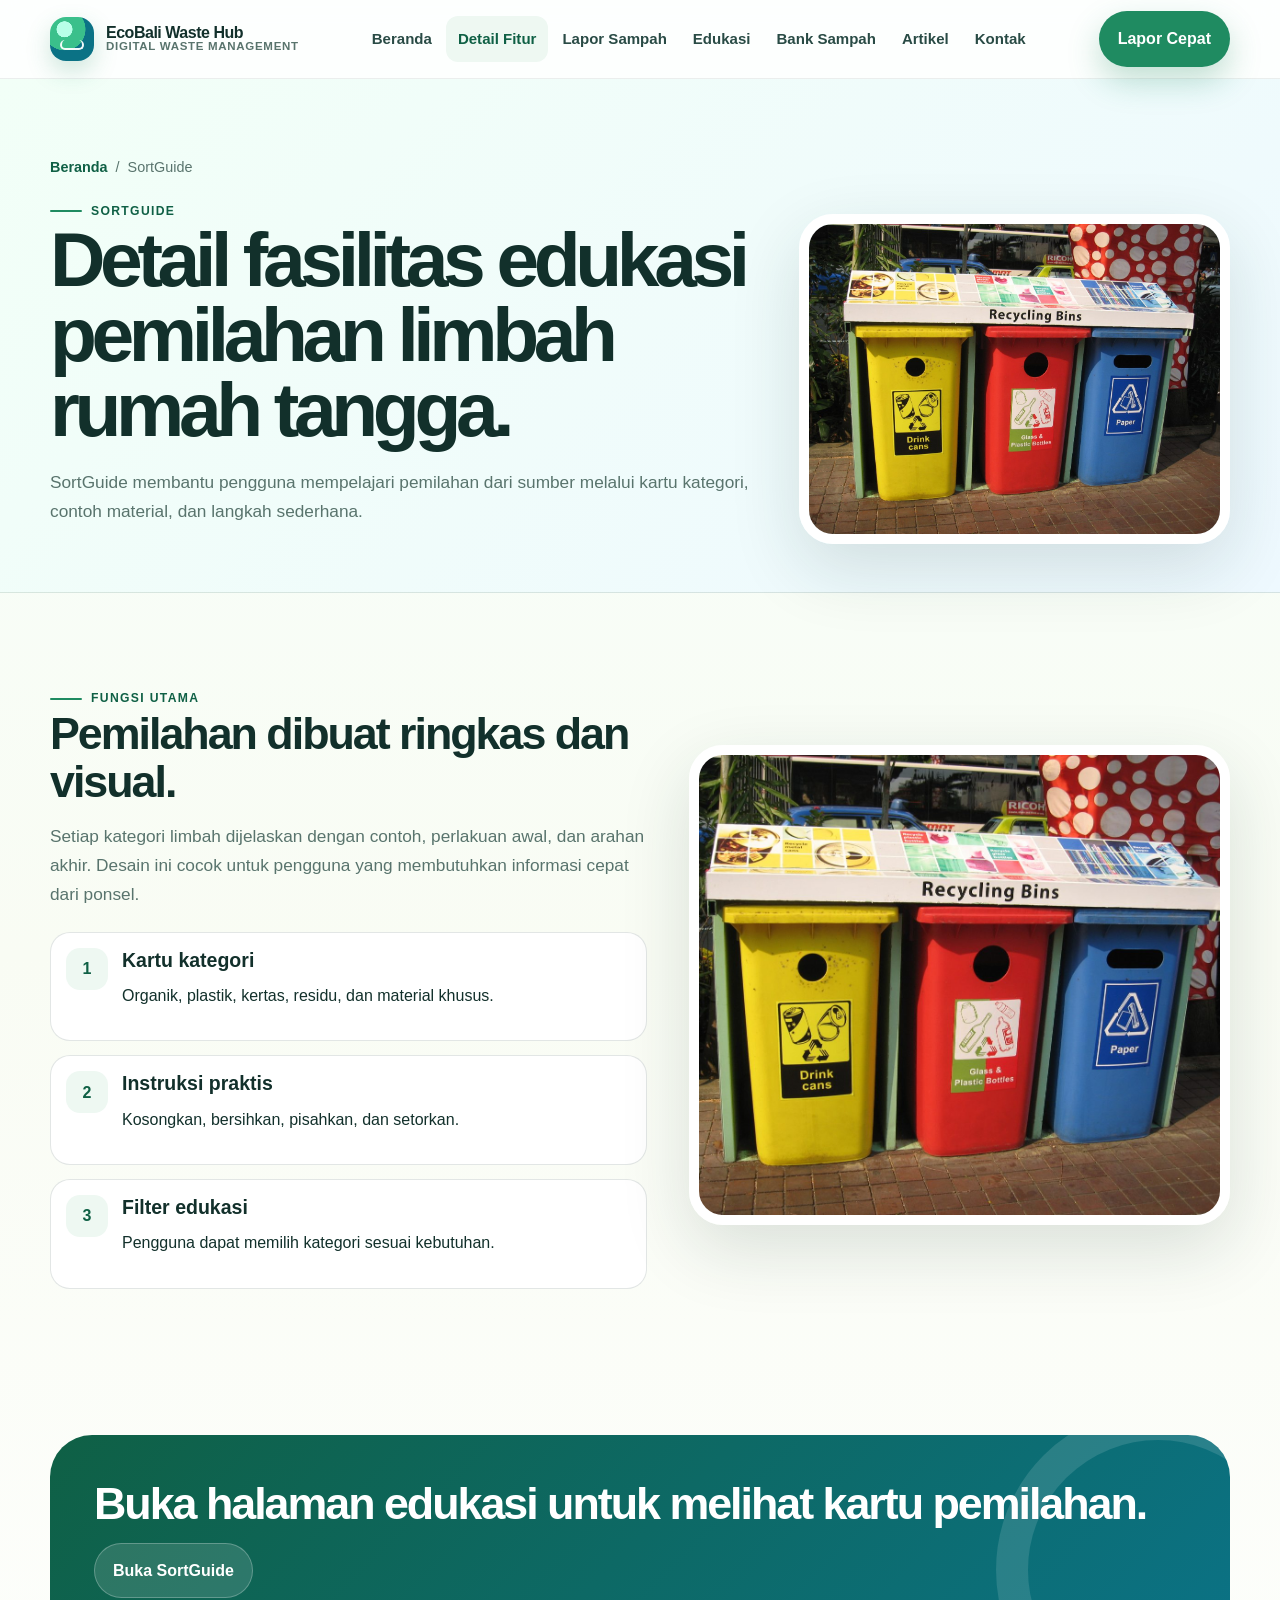
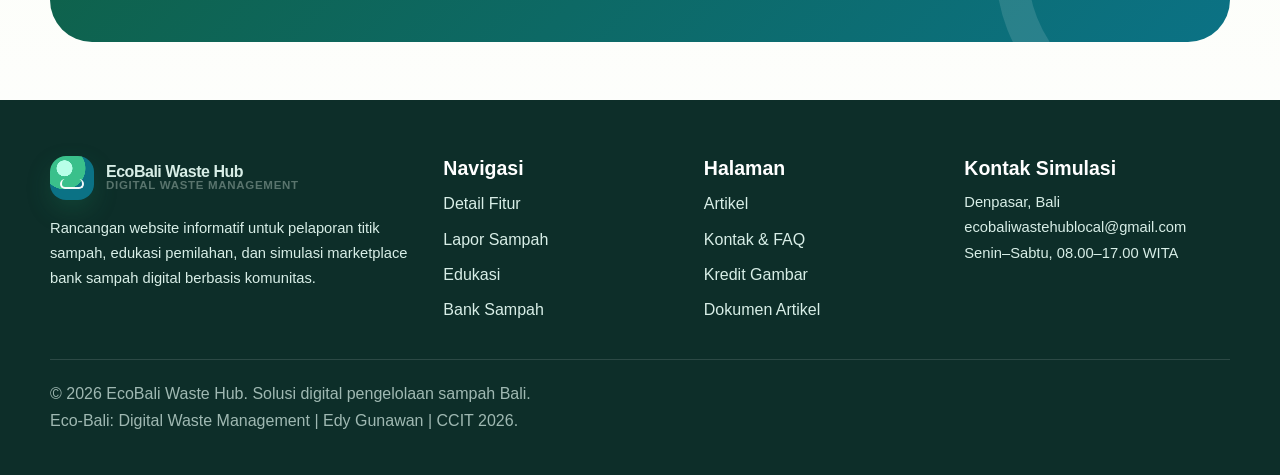
<file: detail-edukasi.html>
<!doctype html>
<html lang="id">
<head>
  <meta charset="utf-8">
  <meta name="viewport" content="width=device-width, initial-scale=1">
  <title>Detail SortGuide - EcoBali Waste Hub</title>
  <meta name="description" content="SortGuide membantu pengguna mempelajari pemilahan dari sumber melalui kartu kategori, contoh material, dan langkah sederhana.">
  <meta name="keywords" content="EcoBali Waste Hub, pengelolaan sampah digital, Bali, bank sampah, pelaporan sampah liar, edukasi pemilahan sampah">
  <link rel="stylesheet" href="assets/css/style.css">
</head>
<body>
<a class="skip-link" href="#konten">Lewati ke konten utama</a>
<header class="site-header">
  <div class="container nav-wrap">
    <a class="brand" href="index.html" aria-label="EcoBali Waste Hub Beranda">
      <span class="brand-mark" aria-hidden="true"></span>
      <span>EcoBali Waste Hub<small>Digital Waste Management</small></span>
    </a>
    <nav class="main-nav" aria-label="Navigasi utama"><a class="" href="index.html">Beranda</a><a class="active" href="detail.html">Detail Fitur</a><a class="" href="laporan.html">Lapor Sampah</a><a class="" href="edukasi.html">Edukasi</a><a class="" href="bank-sampah.html">Bank Sampah</a><a class="" href="artikel.html">Artikel</a><a class="" href="kontak.html">Kontak</a></nav>
    <div class="nav-cta">
      <a class="btn primary" href="laporan.html">Lapor Cepat</a>
      <button class="menu-toggle" aria-label="Buka menu" aria-expanded="false"><span class="hamb"></span></button>
    </div>
  </div>
</header>
<main id="konten">

<section class="hero-mini">
  <div class="container">
    <div>
      <div class="crumb"><a href="index.html">Beranda</a><span>/</span><span>SortGuide</span></div>
      <span class="eyebrow">SortGuide</span>
      <h1>Detail fasilitas edukasi pemilahan limbah rumah tangga.</h1>
      <p class="lead">SortGuide membantu pengguna mempelajari pemilahan dari sumber melalui kartu kategori, contoh material, dan langkah sederhana.</p>
    </div>
    <div class="detail-cover"><img src="assets/images/recycling-bins.jpg" alt="SortGuide"></div>
  </div>
</section>

<section class="section"><div class="container split reverse"><div><span class="eyebrow">Fungsi Utama</span><h2>Pemilahan dibuat ringkas dan visual.</h2><p class="lead">Setiap kategori limbah dijelaskan dengan contoh, perlakuan awal, dan arahan akhir. Desain ini cocok untuk pengguna yang membutuhkan informasi cepat dari ponsel.</p><div class="feature-list"><div class="item"><span class="check">1</span><div><h3>Kartu kategori</h3><p>Organik, plastik, kertas, residu, dan material khusus.</p></div></div><div class="item"><span class="check">2</span><div><h3>Instruksi praktis</h3><p>Kosongkan, bersihkan, pisahkan, dan setorkan.</p></div></div><div class="item"><span class="check">3</span><div><h3>Filter edukasi</h3><p>Pengguna dapat memilih kategori sesuai kebutuhan.</p></div></div></div></div><div class="image-stack"><div class="main-img"><img src="assets/images/recycling-bins.jpg" alt="Tempat sampah terpilah"></div></div></div></section>
<section class="section tight"><div class="container"><div class="cta"><h2>Buka halaman edukasi untuk melihat kartu pemilahan.</h2><a class="btn secondary" href="edukasi.html">Buka SortGuide</a></div></div></section>
</main>
<footer class="site-footer">
  <div class="container">
    <div class="footer-grid">
      <div>
        <a class="brand" href="index.html"><span class="brand-mark" aria-hidden="true"></span><span>EcoBali Waste Hub<small>Digital Waste Management</small></span></a>
        <p class="small" style="margin-top:16px">Rancangan website informatif untuk pelaporan titik sampah, edukasi pemilahan, dan simulasi marketplace bank sampah digital berbasis komunitas.</p>
      </div>
      <div>
        <h3>Navigasi</h3>
        <div class="footer-links">
          <a href="detail.html">Detail Fitur</a><a href="laporan.html">Lapor Sampah</a><a href="edukasi.html">Edukasi</a><a href="bank-sampah.html">Bank Sampah</a>
        </div>
      </div>
      <div>
        <h3>Halaman</h3>
        <div class="footer-links">
          <a href="artikel.html">Artikel</a><a href="kontak.html">Kontak & FAQ</a><a href="kredit.html">Kredit Gambar</a><a href="docs/artikel-konten.doc">Dokumen Artikel</a>
        </div>
      </div>
      <div>
        <h3>Kontak Simulasi</h3>
        <p class="small">Denpasar, Bali<br>ecobaliwastehublocal@gmail.com<br>Senin–Sabtu, 08.00–17.00 WITA</p>
      </div>
    </div>
    <div class="copyright">
      <span>© 2026 EcoBali Waste Hub. Solusi digital pengelolaan sampah Bali.
        <p>Eco-Bali: Digital Waste Management | Edy Gunawan | CCIT 2026.</p> </span>
    </div>
  </div>
</footer>
<script src="assets/js/script.js"></script>
</body>
</html>
</file>
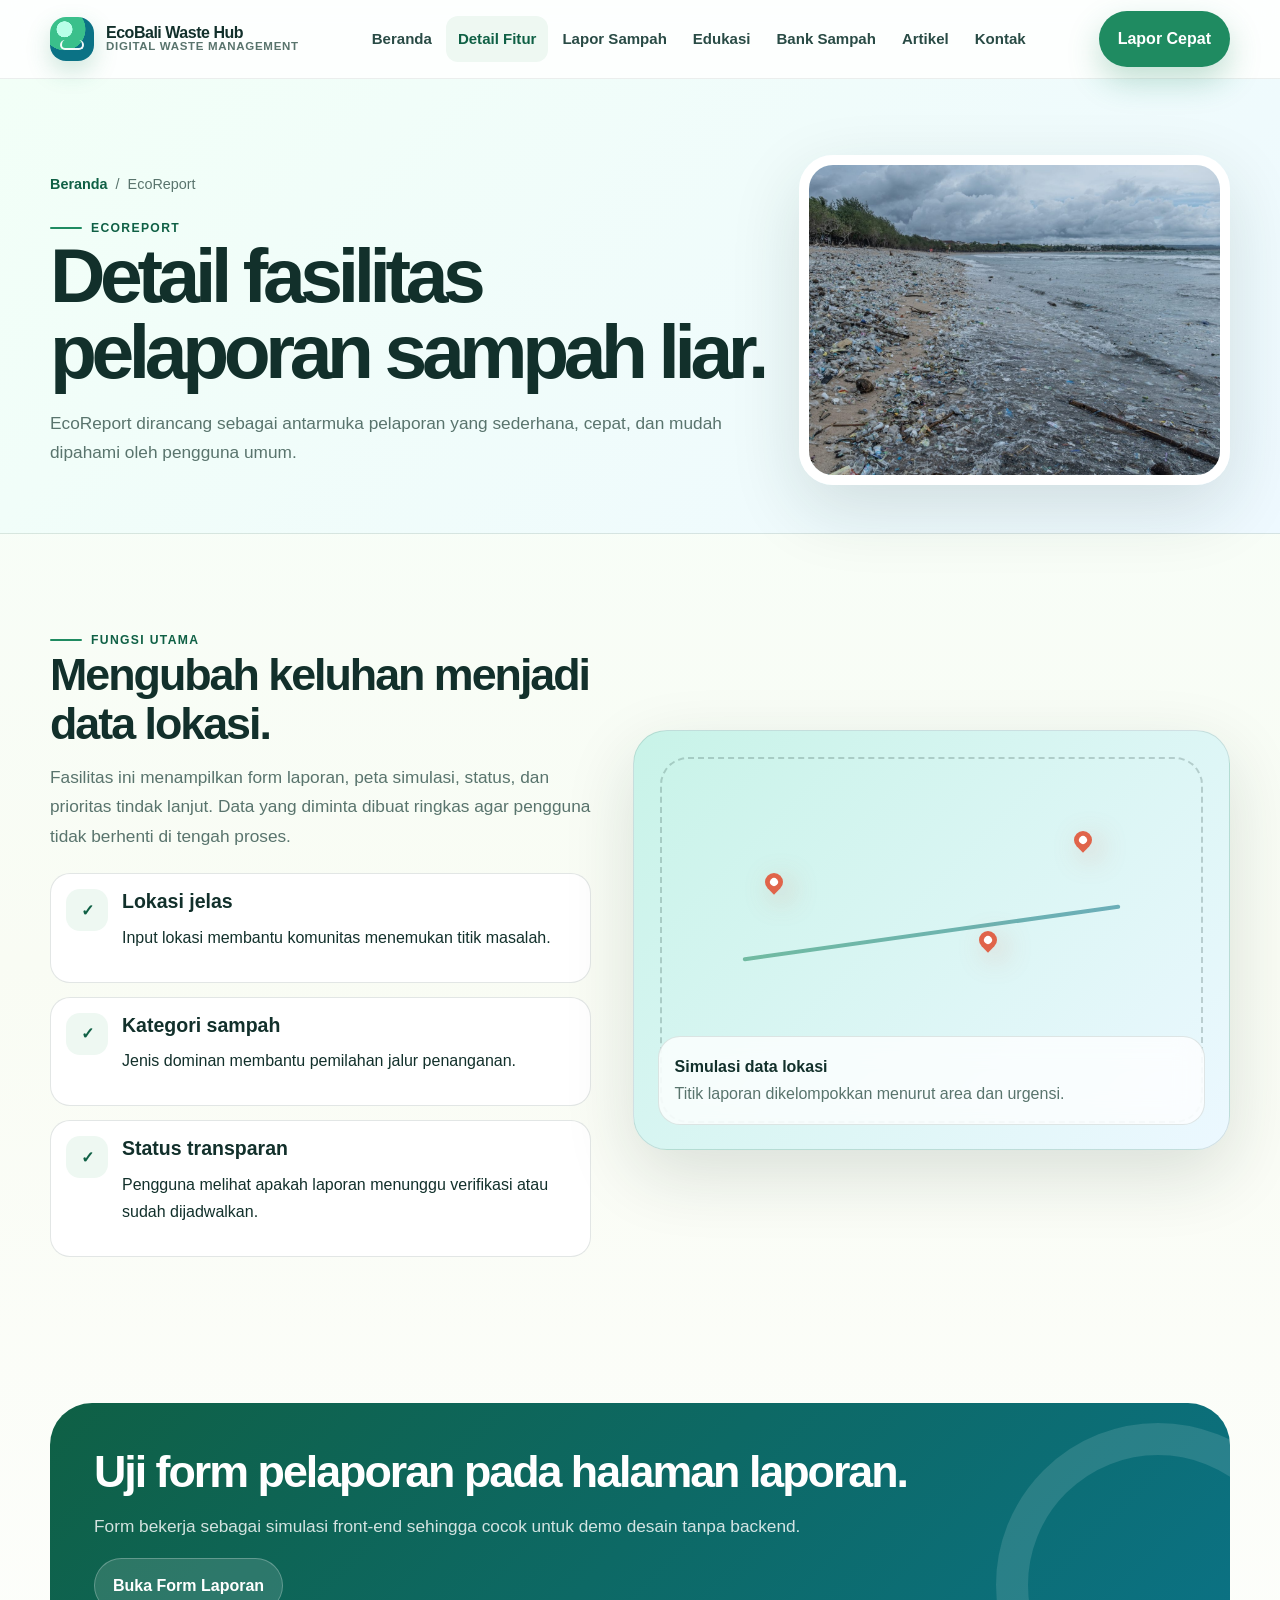
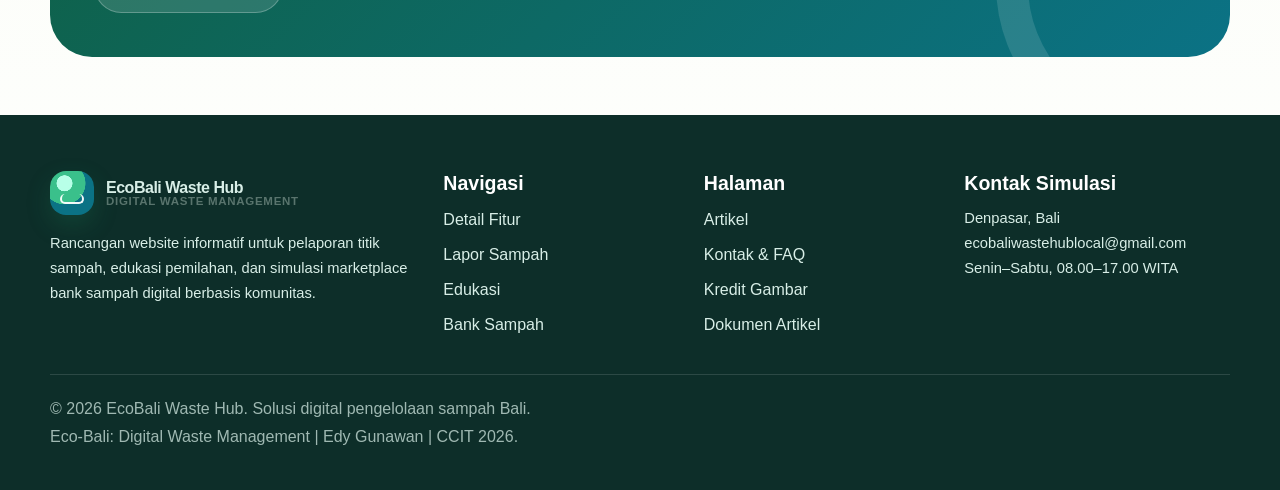
<file: detail-pelaporan.html>
<!doctype html>
<html lang="id">
<head>
  <meta charset="utf-8">
  <meta name="viewport" content="width=device-width, initial-scale=1">
  <title>Detail EcoReport - EcoBali Waste Hub</title>
  <meta name="description" content="EcoReport dirancang sebagai antarmuka pelaporan yang sederhana, cepat, dan mudah dipahami oleh pengguna umum.">
  <meta name="keywords" content="EcoBali Waste Hub, pengelolaan sampah digital, Bali, bank sampah, pelaporan sampah liar, edukasi pemilahan sampah">
  <link rel="stylesheet" href="assets/css/style.css">
</head>
<body>
<a class="skip-link" href="#konten">Lewati ke konten utama</a>
<header class="site-header">
  <div class="container nav-wrap">
    <a class="brand" href="index.html" aria-label="EcoBali Waste Hub Beranda">
      <span class="brand-mark" aria-hidden="true"></span>
      <span>EcoBali Waste Hub<small>Digital Waste Management</small></span>
    </a>
    <nav class="main-nav" aria-label="Navigasi utama"><a class="" href="index.html">Beranda</a><a class="active" href="detail.html">Detail Fitur</a><a class="" href="laporan.html">Lapor Sampah</a><a class="" href="edukasi.html">Edukasi</a><a class="" href="bank-sampah.html">Bank Sampah</a><a class="" href="artikel.html">Artikel</a><a class="" href="kontak.html">Kontak</a></nav>
    <div class="nav-cta">
      <a class="btn primary" href="laporan.html">Lapor Cepat</a>
      <button class="menu-toggle" aria-label="Buka menu" aria-expanded="false"><span class="hamb"></span></button>
    </div>
  </div>
</header>
<main id="konten">

<section class="hero-mini">
  <div class="container">
    <div>
      <div class="crumb"><a href="index.html">Beranda</a><span>/</span><span>EcoReport</span></div>
      <span class="eyebrow">EcoReport</span>
      <h1>Detail fasilitas pelaporan sampah liar.</h1>
      <p class="lead">EcoReport dirancang sebagai antarmuka pelaporan yang sederhana, cepat, dan mudah dipahami oleh pengguna umum.</p>
    </div>
    <div class="detail-cover"><img src="assets/images/kuta-trash-shoreline.jpg" alt="EcoReport"></div>
  </div>
</section>

<section class="section"><div class="container split"><div><span class="eyebrow">Fungsi Utama</span><h2>Mengubah keluhan menjadi data lokasi.</h2><p class="lead">Fasilitas ini menampilkan form laporan, peta simulasi, status, dan prioritas tindak lanjut. Data yang diminta dibuat ringkas agar pengguna tidak berhenti di tengah proses.</p><div class="feature-list"><div class="item"><span class="check">✓</span><div><h3>Lokasi jelas</h3><p>Input lokasi membantu komunitas menemukan titik masalah.</p></div></div><div class="item"><span class="check">✓</span><div><h3>Kategori sampah</h3><p>Jenis dominan membantu pemilahan jalur penanganan.</p></div></div><div class="item"><span class="check">✓</span><div><h3>Status transparan</h3><p>Pengguna melihat apakah laporan menunggu verifikasi atau sudah dijadwalkan.</p></div></div></div></div><div class="map-box"><span class="route"></span><span class="map-pin pin-1"></span><span class="map-pin pin-2"></span><span class="map-pin pin-3"></span><div class="map-caption"><strong>Simulasi data lokasi</strong><br><span class="muted">Titik laporan dikelompokkan menurut area dan urgensi.</span></div></div></div></section>
<section class="section tight"><div class="container"><div class="cta"><h2>Uji form pelaporan pada halaman laporan.</h2><p class="lead">Form bekerja sebagai simulasi front-end sehingga cocok untuk demo desain tanpa backend.</p><a class="btn secondary" href="laporan.html">Buka Form Laporan</a></div></div></section>
</main>
<footer class="site-footer">
  <div class="container">
    <div class="footer-grid">
      <div>
        <a class="brand" href="index.html"><span class="brand-mark" aria-hidden="true"></span><span>EcoBali Waste Hub<small>Digital Waste Management</small></span></a>
        <p class="small" style="margin-top:16px">Rancangan website informatif untuk pelaporan titik sampah, edukasi pemilahan, dan simulasi marketplace bank sampah digital berbasis komunitas.</p>
      </div>
      <div>
        <h3>Navigasi</h3>
        <div class="footer-links">
          <a href="detail.html">Detail Fitur</a><a href="laporan.html">Lapor Sampah</a><a href="edukasi.html">Edukasi</a><a href="bank-sampah.html">Bank Sampah</a>
        </div>
      </div>
      <div>
        <h3>Halaman</h3>
        <div class="footer-links">
          <a href="artikel.html">Artikel</a><a href="kontak.html">Kontak & FAQ</a><a href="kredit.html">Kredit Gambar</a><a href="docs/artikel-konten.doc">Dokumen Artikel</a>
        </div>
      </div>
      <div>
        <h3>Kontak Simulasi</h3>
        <p class="small">Denpasar, Bali<br>ecobaliwastehublocal@gmail.com<br>Senin–Sabtu, 08.00–17.00 WITA</p>
      </div>
    </div>
    <div class="copyright">
      <span>© 2026 EcoBali Waste Hub. Solusi digital pengelolaan sampah Bali.
        <p>Eco-Bali: Digital Waste Management | Edy Gunawan | CCIT 2026.</p> </span>
    </div>
  </div>
</footer>
<script src="assets/js/script.js"></script>
</body>
</html>
</file>
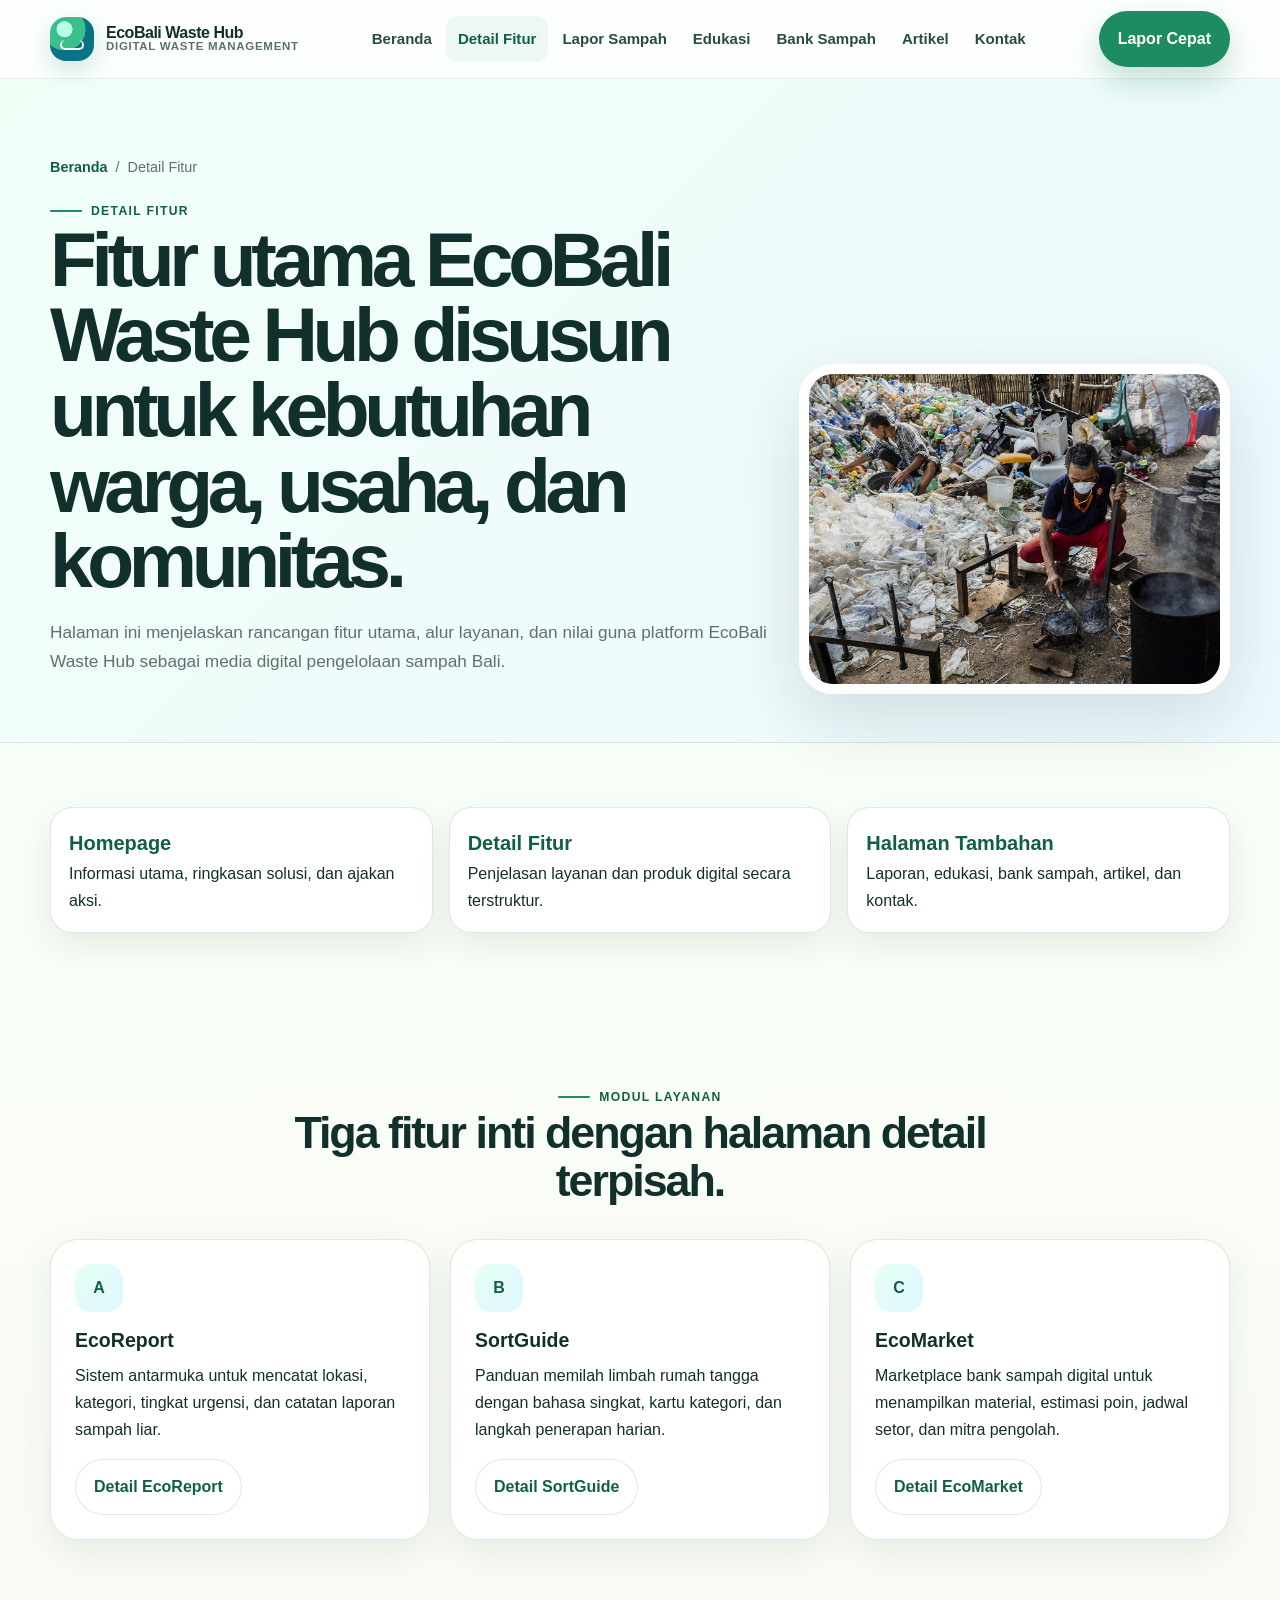
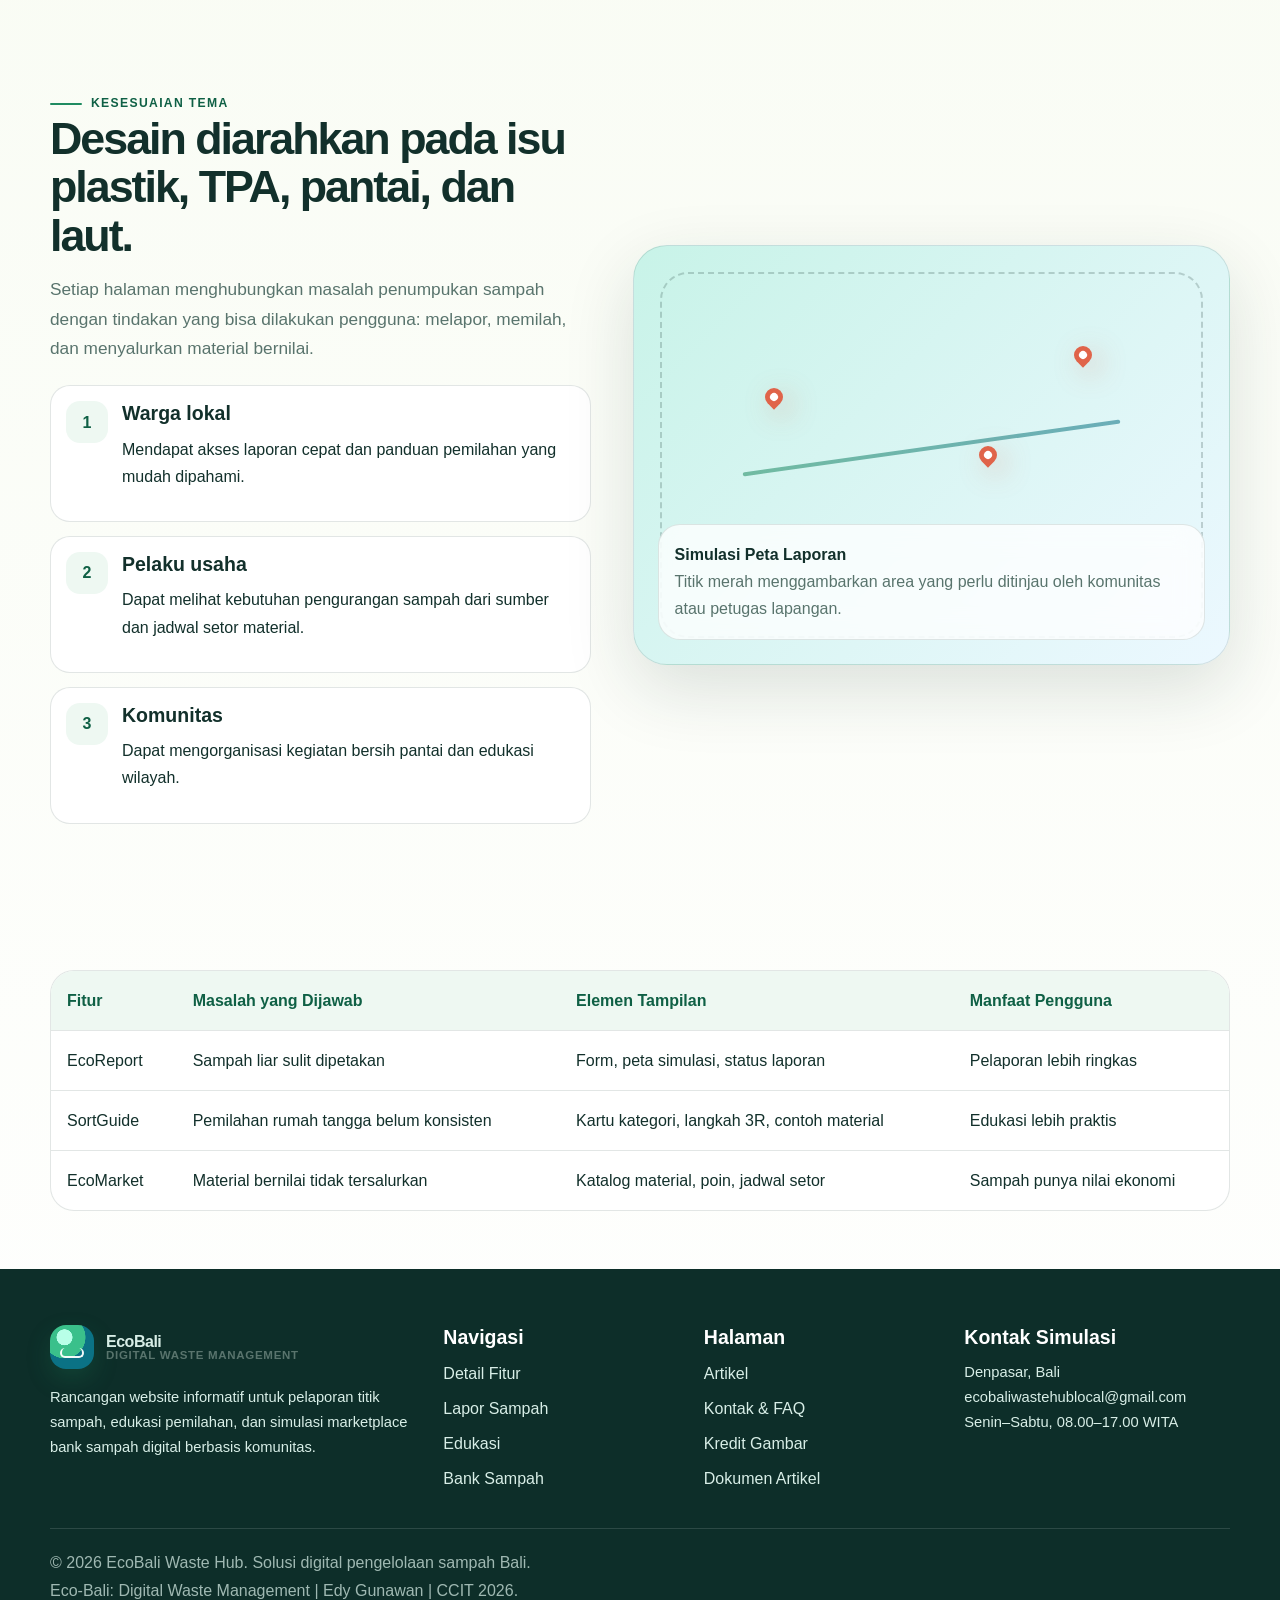
<file: detail.html>
<!doctype html>
<html lang="id">
<head>
  <meta charset="utf-8">
  <meta name="viewport" content="width=device-width, initial-scale=1">
  <title>Detail Fitur EcoBali Waste Hub</title>
  <meta name="description" content="Halaman ini menjelaskan rancangan fitur utama, alur layanan, dan nilai guna platform EcoBali sebagai media digital pengelolaan sampah Bali.">
  <meta name="keywords" content="EcoBali Waste Hub, pengelolaan sampah digital, Bali, bank sampah, pelaporan sampah liar, edukasi pemilahan sampah">
  <link rel="stylesheet" href="assets/css/style.css">
</head>
<body>
<a class="skip-link" href="#konten">Lewati ke konten utama</a>
<header class="site-header">
  <div class="container nav-wrap">
    <a class="brand" href="index.html" aria-label="EcoBali Waste Hub Beranda">
      <span class="brand-mark" aria-hidden="true"></span>
      <span>EcoBali Waste Hub<small>Digital Waste Management</small></span>
    </a>
    <nav class="main-nav" aria-label="Navigasi utama"><a class="" href="index.html">Beranda</a><a class="active" href="detail.html">Detail Fitur</a><a class="" href="laporan.html">Lapor Sampah</a><a class="" href="edukasi.html">Edukasi</a><a class="" href="bank-sampah.html">Bank Sampah</a><a class="" href="artikel.html">Artikel</a><a class="" href="kontak.html">Kontak</a></nav>
    <div class="nav-cta">
      <a class="btn primary" href="laporan.html">Lapor Cepat</a>
      <button class="menu-toggle" aria-label="Buka menu" aria-expanded="false"><span class="hamb"></span></button>
    </div>
  </div>
</header>
<main id="konten">

<section class="hero-mini">
  <div class="container">
    <div>
      <div class="crumb"><a href="index.html">Beranda</a><span>/</span><span>Detail Fitur</span></div>
      <span class="eyebrow">Detail Fitur</span>
      <h1>Fitur utama EcoBali Waste Hub disusun untuk kebutuhan warga, usaha, dan komunitas.</h1>
      <p class="lead">Halaman ini menjelaskan rancangan fitur utama, alur layanan, dan nilai guna platform EcoBali Waste Hub sebagai media digital pengelolaan sampah Bali.</p>
    </div>
    <div class="detail-cover"><img src="assets/images/recycle-plastic-bricks.jpg" alt="Detail Fitur"></div>
  </div>
</section>

<section class="section">
  <div class="container">
    <div class="info-band">
      <div class="info-tile"><strong>Homepage</strong><span>Informasi utama, ringkasan solusi, dan ajakan aksi.</span></div>
      <div class="info-tile"><strong>Detail Fitur</strong><span>Penjelasan layanan dan produk digital secara terstruktur.</span></div>
      <div class="info-tile"><strong>Halaman Tambahan</strong><span>Laporan, edukasi, bank sampah, artikel, dan kontak.</span></div>
    </div>
  </div>
</section>
<section class="section tight">
  <div class="container">
    <div class="section-head text-center">
      <span class="eyebrow">Modul Layanan</span>
      <h2>Tiga fitur inti dengan halaman detail terpisah.</h2>
    </div>
    <div class="card-grid">
      <article class="card"><div class="icon">A</div><h3>EcoReport</h3><p>Sistem antarmuka untuk mencatat lokasi, kategori, tingkat urgensi, dan catatan laporan sampah liar.</p><a class="btn secondary" href="detail-pelaporan.html">Detail EcoReport</a></article>
      <article class="card"><div class="icon">B</div><h3>SortGuide</h3><p>Panduan memilah limbah rumah tangga dengan bahasa singkat, kartu kategori, dan langkah penerapan harian.</p><a class="btn secondary" href="detail-edukasi.html">Detail SortGuide</a></article>
      <article class="card"><div class="icon">C</div><h3>EcoMarket</h3><p>Marketplace bank sampah digital untuk menampilkan material, estimasi poin, jadwal setor, dan mitra pengolah.</p><a class="btn secondary" href="detail-bank-sampah.html">Detail EcoMarket</a></article>
    </div>
  </div>
</section>
<section class="section">
  <div class="container split">
    <div>
      <span class="eyebrow">Kesesuaian Tema</span>
      <h2>Desain diarahkan pada isu plastik, TPA, pantai, dan laut.</h2>
      <p class="lead">Setiap halaman menghubungkan masalah penumpukan sampah dengan tindakan yang bisa dilakukan pengguna: melapor, memilah, dan menyalurkan material bernilai.</p>
      <div class="feature-list">
        <div class="item"><span class="check">1</span><div><h3>Warga lokal</h3><p>Mendapat akses laporan cepat dan panduan pemilahan yang mudah dipahami.</p></div></div>
        <div class="item"><span class="check">2</span><div><h3>Pelaku usaha</h3><p>Dapat melihat kebutuhan pengurangan sampah dari sumber dan jadwal setor material.</p></div></div>
        <div class="item"><span class="check">3</span><div><h3>Komunitas</h3><p>Dapat mengorganisasi kegiatan bersih pantai dan edukasi wilayah.</p></div></div>
      </div>
    </div>
    <div class="map-box" aria-label="Simulasi peta titik laporan">
      <span class="route"></span><span class="map-pin pin-1"></span><span class="map-pin pin-2"></span><span class="map-pin pin-3"></span>
      <div class="map-caption"><strong>Simulasi Peta Laporan</strong><br><span class="muted">Titik merah menggambarkan area yang perlu ditinjau oleh komunitas atau petugas lapangan.</span></div>
    </div>
  </div>
</section>
<section class="section tight">
  <div class="container">
    <div class="table-wrap">
      <table>
        <thead><tr><th>Fitur</th><th>Masalah yang Dijawab</th><th>Elemen Tampilan</th><th>Manfaat Pengguna</th></tr></thead>
        <tbody>
          <tr><td>EcoReport</td><td>Sampah liar sulit dipetakan</td><td>Form, peta simulasi, status laporan</td><td>Pelaporan lebih ringkas</td></tr>
          <tr><td>SortGuide</td><td>Pemilahan rumah tangga belum konsisten</td><td>Kartu kategori, langkah 3R, contoh material</td><td>Edukasi lebih praktis</td></tr>
          <tr><td>EcoMarket</td><td>Material bernilai tidak tersalurkan</td><td>Katalog material, poin, jadwal setor</td><td>Sampah punya nilai ekonomi</td></tr>
        </tbody>
      </table>
    </div>
  </div>
</section>
</main>
<footer class="site-footer">
  <div class="container">
    <div class="footer-grid">
      <div>
        <a class="brand" href="index.html"><span class="brand-mark" aria-hidden="true"></span><span>EcoBali<small>Digital Waste Management</small></span></a>
        <p class="small" style="margin-top:16px">Rancangan website informatif untuk pelaporan titik sampah, edukasi pemilahan, dan simulasi marketplace bank sampah digital berbasis komunitas.</p>
      </div>
      <div>
        <h3>Navigasi</h3>
        <div class="footer-links">
          <a href="detail.html">Detail Fitur</a><a href="laporan.html">Lapor Sampah</a><a href="edukasi.html">Edukasi</a><a href="bank-sampah.html">Bank Sampah</a>
        </div>
      </div>
      <div>
        <h3>Halaman</h3>
        <div class="footer-links">
          <a href="artikel.html">Artikel</a><a href="kontak.html">Kontak & FAQ</a><a href="kredit.html">Kredit Gambar</a><a href="docs/artikel-konten.doc">Dokumen Artikel</a>
        </div>
      </div>
      <div>
        <h3>Kontak Simulasi</h3>
        <p class="small">Denpasar, Bali<br>ecobaliwastehublocal@gmail.com<br>Senin–Sabtu, 08.00–17.00 WITA</p>
      </div>
    </div>
    <div class="copyright">
        <span>© 2026 EcoBali Waste Hub. Solusi digital pengelolaan sampah Bali.
        <p>Eco-Bali: Digital Waste Management | Edy Gunawan | CCIT 2026.</p> </span>
    </div>
  </div>
</footer>
<script src="assets/js/script.js"></script>
</body>
</html>
</file>
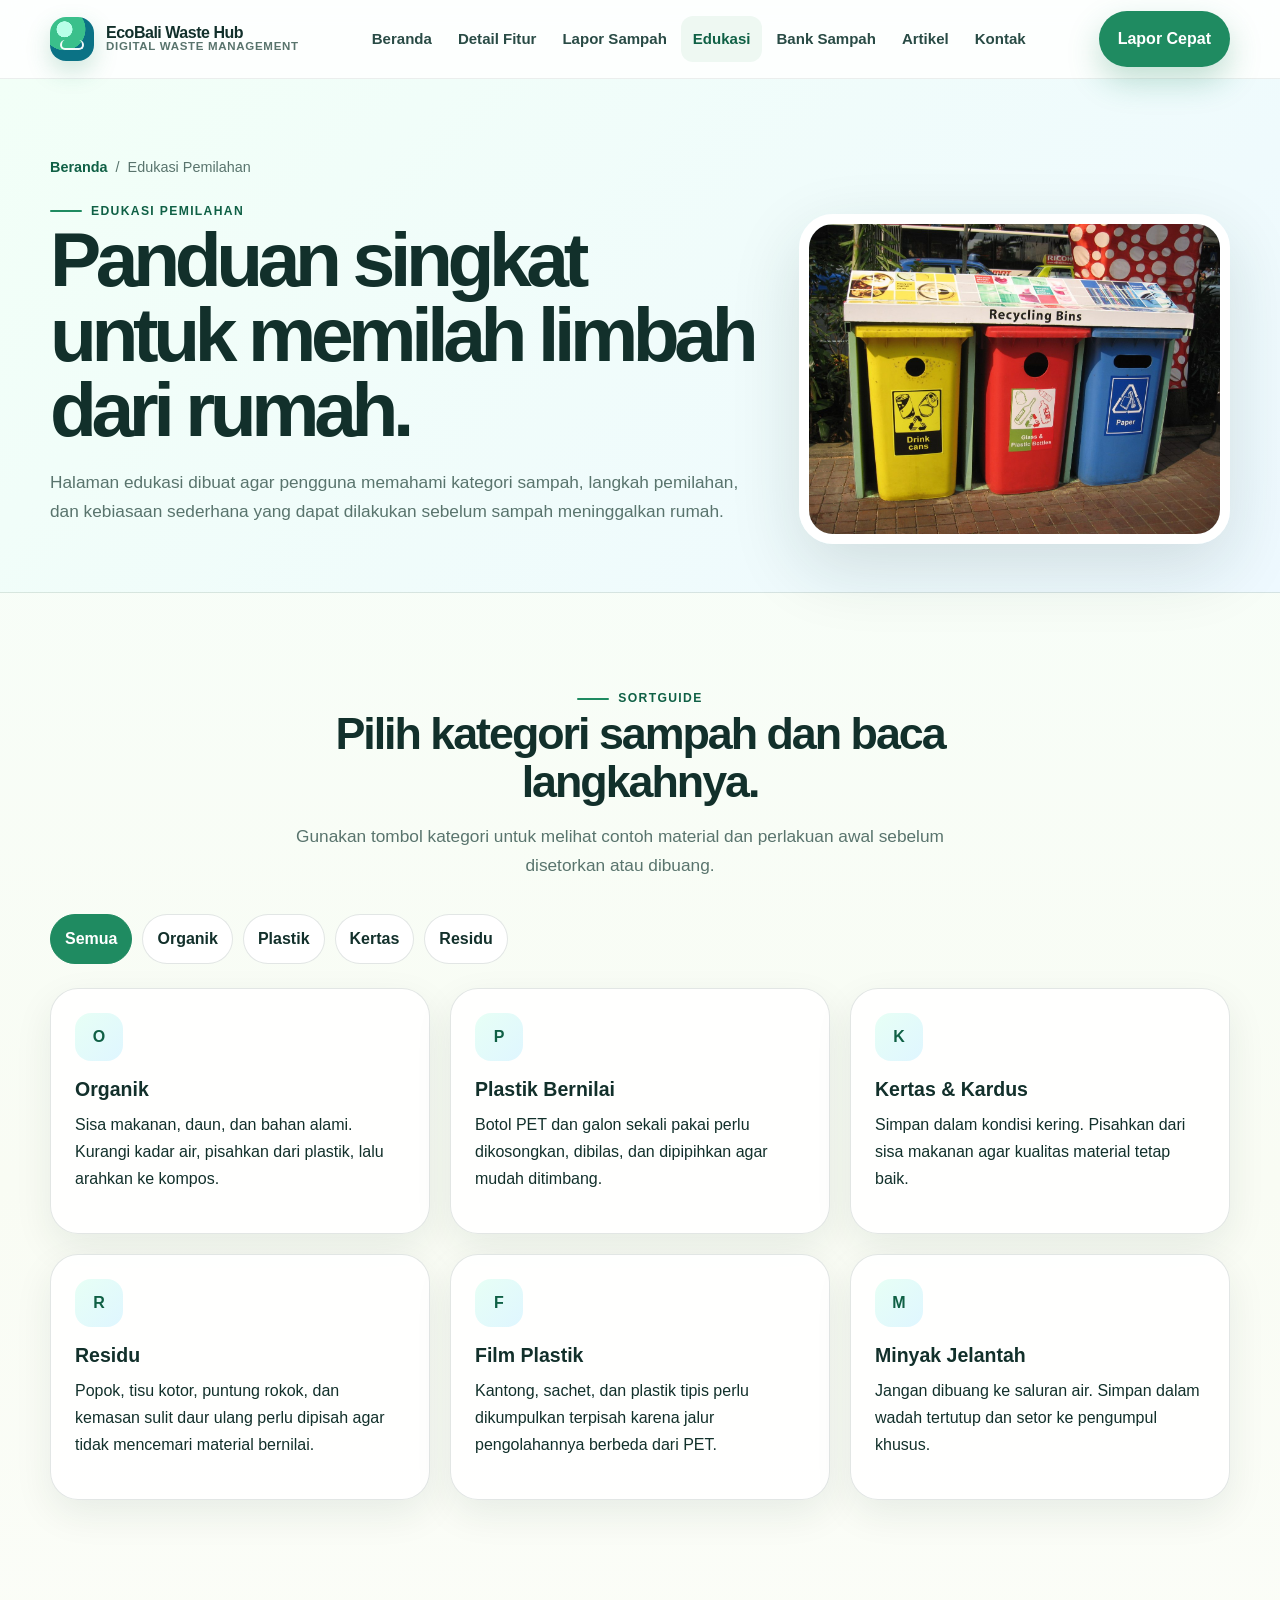
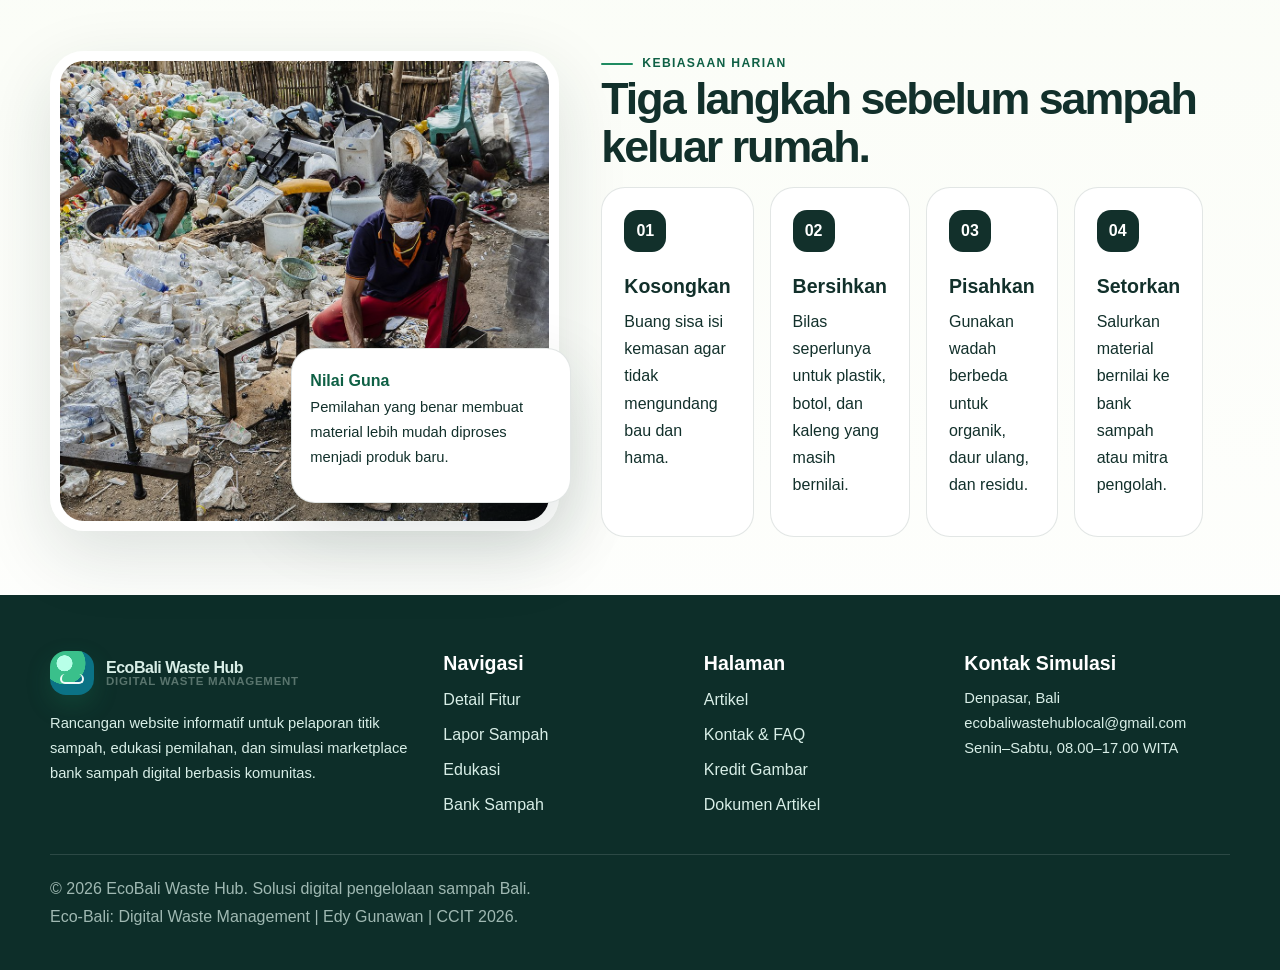
<file: edukasi.html>
<!doctype html>
<html lang="id">
<head>
  <meta charset="utf-8">
  <meta name="viewport" content="width=device-width, initial-scale=1">
  <title>Edukasi Pemilahan - EcoBali Waste Hub</title>
  <meta name="description" content="Halaman edukasi dibuat agar pengguna memahami kategori sampah, langkah pemilahan, dan kebiasaan sederhana yang dapat dilakukan sebelum sampah meninggalkan rumah.">
  <meta name="keywords" content="EcoBali Waste Hub, pengelolaan sampah digital, Bali, bank sampah, pelaporan sampah liar, edukasi pemilahan sampah">
  <link rel="stylesheet" href="assets/css/style.css">
</head>
<body>
<a class="skip-link" href="#konten">Lewati ke konten utama</a>
<header class="site-header">
  <div class="container nav-wrap">
    <a class="brand" href="index.html" aria-label="EcoBali Waste Hub Beranda">
      <span class="brand-mark" aria-hidden="true"></span>
      <span>EcoBali Waste Hub<small>Digital Waste Management</small></span>
    </a>
    <nav class="main-nav" aria-label="Navigasi utama"><a class="" href="index.html">Beranda</a><a class="" href="detail.html">Detail Fitur</a><a class="" href="laporan.html">Lapor Sampah</a><a class="active" href="edukasi.html">Edukasi</a><a class="" href="bank-sampah.html">Bank Sampah</a><a class="" href="artikel.html">Artikel</a><a class="" href="kontak.html">Kontak</a></nav>
    <div class="nav-cta">
      <a class="btn primary" href="laporan.html">Lapor Cepat</a>
      <button class="menu-toggle" aria-label="Buka menu" aria-expanded="false"><span class="hamb"></span></button>
    </div>
  </div>
</header>
<main id="konten">

<section class="hero-mini">
  <div class="container">
    <div>
      <div class="crumb"><a href="index.html">Beranda</a><span>/</span><span>Edukasi Pemilahan</span></div>
      <span class="eyebrow">Edukasi Pemilahan</span>
      <h1>Panduan singkat untuk memilah limbah dari rumah.</h1>
      <p class="lead">Halaman edukasi dibuat agar pengguna memahami kategori sampah, langkah pemilahan, dan kebiasaan sederhana yang dapat dilakukan sebelum sampah meninggalkan rumah.</p>
    </div>
    <div class="detail-cover"><img src="assets/images/recycling-bins.jpg" alt="Edukasi Pemilahan"></div>
  </div>
</section>

<section class="section">
  <div class="container">
    <div class="section-head text-center"><span class="eyebrow">SortGuide</span><h2>Pilih kategori sampah dan baca langkahnya.</h2><p class="lead">Gunakan tombol kategori untuk melihat contoh material dan perlakuan awal sebelum disetorkan atau dibuang.</p></div>
    <div class="filter-tabs" aria-label="Filter kategori edukasi">
      <button class="tab active" data-filter="all">Semua</button><button class="tab" data-filter="organik">Organik</button><button class="tab" data-filter="plastik">Plastik</button><button class="tab" data-filter="kertas">Kertas</button><button class="tab" data-filter="residu">Residu</button>
    </div>
    <div class="card-grid">
      <article class="card sort-card show" data-category="organik"><div class="icon">O</div><h3>Organik</h3><p>Sisa makanan, daun, dan bahan alami. Kurangi kadar air, pisahkan dari plastik, lalu arahkan ke kompos.</p></article>
      <article class="card sort-card show" data-category="plastik"><div class="icon">P</div><h3>Plastik Bernilai</h3><p>Botol PET dan galon sekali pakai perlu dikosongkan, dibilas, dan dipipihkan agar mudah ditimbang.</p></article>
      <article class="card sort-card show" data-category="kertas"><div class="icon">K</div><h3>Kertas & Kardus</h3><p>Simpan dalam kondisi kering. Pisahkan dari sisa makanan agar kualitas material tetap baik.</p></article>
      <article class="card sort-card show" data-category="residu"><div class="icon">R</div><h3>Residu</h3><p>Popok, tisu kotor, puntung rokok, dan kemasan sulit daur ulang perlu dipisah agar tidak mencemari material bernilai.</p></article>
      <article class="card sort-card show" data-category="plastik"><div class="icon">F</div><h3>Film Plastik</h3><p>Kantong, sachet, dan plastik tipis perlu dikumpulkan terpisah karena jalur pengolahannya berbeda dari PET.</p></article>
      <article class="card sort-card show" data-category="organik"><div class="icon">M</div><h3>Minyak Jelantah</h3><p>Jangan dibuang ke saluran air. Simpan dalam wadah tertutup dan setor ke pengumpul khusus.</p></article>
    </div>
  </div>
</section>
<section class="section tight">
  <div class="container split">
    <div class="image-stack"><div class="main-img"><img src="assets/images/recycle-plastic-bricks.jpg" alt="Pengolahan sampah plastik menjadi bahan berguna"></div><div class="note-card"><span class="tag">Nilai Guna</span><p class="small">Pemilahan yang benar membuat material lebih mudah diproses menjadi produk baru.</p></div></div>
    <div><span class="eyebrow">Kebiasaan Harian</span><h2>Tiga langkah sebelum sampah keluar rumah.</h2><div class="process"><div class="process-card"><h3>Kosongkan</h3><p>Buang sisa isi kemasan agar tidak mengundang bau dan hama.</p></div><div class="process-card"><h3>Bersihkan</h3><p>Bilas seperlunya untuk plastik, botol, dan kaleng yang masih bernilai.</p></div><div class="process-card"><h3>Pisahkan</h3><p>Gunakan wadah berbeda untuk organik, daur ulang, dan residu.</p></div><div class="process-card"><h3>Setorkan</h3><p>Salurkan material bernilai ke bank sampah atau mitra pengolah.</p></div></div></div>
  </div>
</section>
</main>
<footer class="site-footer">
  <div class="container">
    <div class="footer-grid">
      <div>
        <a class="brand" href="index.html"><span class="brand-mark" aria-hidden="true"></span><span>EcoBali Waste Hub<small>Digital Waste Management</small></span></a>
        <p class="small" style="margin-top:16px">Rancangan website informatif untuk pelaporan titik sampah, edukasi pemilahan, dan simulasi marketplace bank sampah digital berbasis komunitas.</p>
      </div>
      <div>
        <h3>Navigasi</h3>
        <div class="footer-links">
          <a href="detail.html">Detail Fitur</a><a href="laporan.html">Lapor Sampah</a><a href="edukasi.html">Edukasi</a><a href="bank-sampah.html">Bank Sampah</a>
        </div>
      </div>
      <div>
        <h3>Halaman</h3>
        <div class="footer-links">
          <a href="artikel.html">Artikel</a><a href="kontak.html">Kontak & FAQ</a><a href="kredit.html">Kredit Gambar</a><a href="docs/artikel-konten.doc">Dokumen Artikel</a>
        </div>
      </div>
      <div>
        <h3>Kontak Simulasi</h3>
        <p class="small">Denpasar, Bali<br>ecobaliwastehublocal@gmail.com<br>Senin–Sabtu, 08.00–17.00 WITA</p>
      </div>
    </div>
    <div class="copyright">
      <span>© 2026 EcoBali Waste Hub. Solusi digital pengelolaan sampah Bali.
        <p>Eco-Bali: Digital Waste Management | Edy Gunawan | CCIT 2026.</p> </span>
    </div>
  </div>
</footer>
<script src="assets/js/script.js"></script>
</body>
</html>
</file>
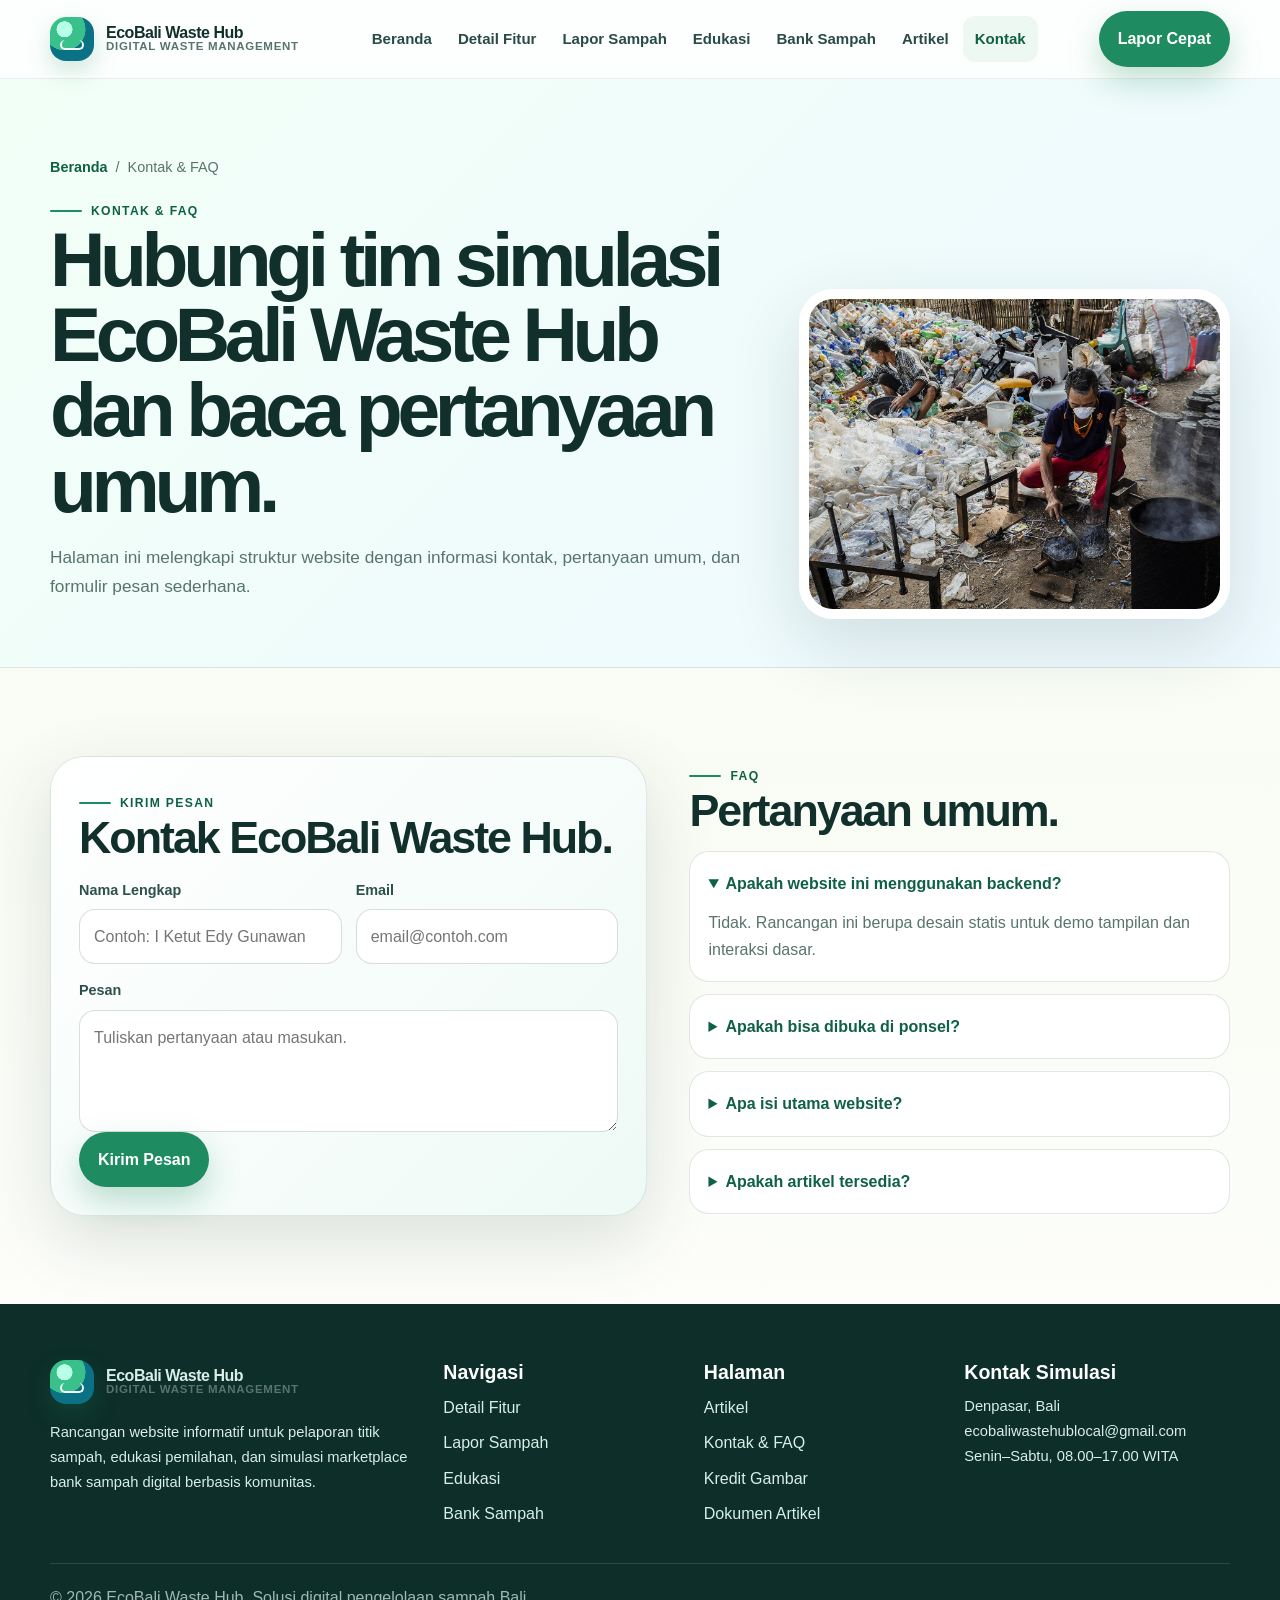
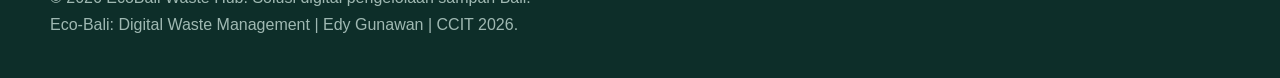
<file: kontak.html>
<!doctype html>
<html lang="id">
<head>
  <meta charset="utf-8">
  <meta name="viewport" content="width=device-width, initial-scale=1">
  <title>Kontak dan FAQ EcoBali Waste Hub</title>
  <meta name="description" content="Halaman ini melengkapi struktur website dengan informasi kontak, pertanyaan umum, dan formulir pesan sederhana.">
  <meta name="keywords" content="EcoBali Waste Hub, pengelolaan sampah digital, Bali, bank sampah, pelaporan sampah liar, edukasi pemilahan sampah">
  <link rel="stylesheet" href="assets/css/style.css">
</head>
<body>
<a class="skip-link" href="#konten">Lewati ke konten utama</a>
<header class="site-header">
  <div class="container nav-wrap">
    <a class="brand" href="index.html" aria-label="EcoBali Waste Hub Beranda">
      <span class="brand-mark" aria-hidden="true"></span>
      <span>EcoBali Waste Hub<small>Digital Waste Management</small></span>
    </a>
    <nav class="main-nav" aria-label="Navigasi utama"><a class="" href="index.html">Beranda</a><a class="" href="detail.html">Detail Fitur</a><a class="" href="laporan.html">Lapor Sampah</a><a class="" href="edukasi.html">Edukasi</a><a class="" href="bank-sampah.html">Bank Sampah</a><a class="" href="artikel.html">Artikel</a><a class="active" href="kontak.html">Kontak</a></nav>
    <div class="nav-cta">
      <a class="btn primary" href="laporan.html">Lapor Cepat</a>
      <button class="menu-toggle" aria-label="Buka menu" aria-expanded="false"><span class="hamb"></span></button>
    </div>
  </div>
</header>
<main id="konten">

<section class="hero-mini">
  <div class="container">
    <div>
      <div class="crumb"><a href="index.html">Beranda</a><span>/</span><span>Kontak & FAQ</span></div>
      <span class="eyebrow">Kontak & FAQ</span>
      <h1>Hubungi tim simulasi EcoBali Waste Hub dan baca pertanyaan umum.</h1>
      <p class="lead">Halaman ini melengkapi struktur website dengan informasi kontak, pertanyaan umum, dan formulir pesan sederhana.</p>
    </div>
    <div class="detail-cover"><img src="assets/images/recycle-plastic-bricks.jpg" alt="Kontak & FAQ"></div>
  </div>
</section>

<section class="section">
  <div class="container split reverse">
    <form class="report-box" data-report-form>
      <span class="eyebrow">Kirim Pesan</span>
      <h2>Kontak EcoBali Waste Hub.</h2>
      <div class="form-grid"><div class="field"><label for="namaKontak">Nama Lengkap</label><input id="namaKontak" required placeholder="Contoh: I Ketut Edy Gunawan"></div><div class="field"><label for="emailKontak">Email</label><input id="emailKontak" type="email" required placeholder="email@contoh.com"></div><div class="field full"><label for="pesan">Pesan</label><textarea id="pesan" required placeholder="Tuliskan pertanyaan atau masukan."></textarea></div></div>
      <button class="btn primary" type="submit">Kirim Pesan</button><p class="status-message" role="status"></p>
    </form>
    <div><span class="eyebrow">FAQ</span><h2>Pertanyaan umum.</h2><div class="faq"><details open><summary>Apakah website ini menggunakan backend?</summary><p>Tidak. Rancangan ini berupa desain statis untuk demo tampilan dan interaksi dasar.</p></details><details><summary>Apakah bisa dibuka di ponsel?</summary><p>Ya. Layout dibuat responsif untuk layar desktop, tablet, dan ponsel.</p></details><details><summary>Apa isi utama website?</summary><p>Homepage, detail fitur, laporan sampah, edukasi, bank sampah, artikel, kontak, dan kredit gambar.</p></details><details><summary>Apakah artikel tersedia?</summary><p>Ya. Artikel tersedia di halaman artikel dan juga disimpan di folder dokumen.</p></details></div></div>
  </div>
</section>
</main>
<footer class="site-footer">
  <div class="container">
    <div class="footer-grid">
      <div>
        <a class="brand" href="index.html"><span class="brand-mark" aria-hidden="true"></span><span>EcoBali Waste Hub<small>Digital Waste Management</small></span></a>
        <p class="small" style="margin-top:16px">Rancangan website informatif untuk pelaporan titik sampah, edukasi pemilahan, dan simulasi marketplace bank sampah digital berbasis komunitas.</p>
      </div>
      <div>
        <h3>Navigasi</h3>
        <div class="footer-links">
          <a href="detail.html">Detail Fitur</a><a href="laporan.html">Lapor Sampah</a><a href="edukasi.html">Edukasi</a><a href="bank-sampah.html">Bank Sampah</a>
        </div>
      </div>
      <div>
        <h3>Halaman</h3>
        <div class="footer-links">
          <a href="artikel.html">Artikel</a><a href="kontak.html">Kontak & FAQ</a><a href="kredit.html">Kredit Gambar</a><a href="docs/artikel-konten.doc">Dokumen Artikel</a>
        </div>
      </div>
      <div>
        <h3>Kontak Simulasi</h3>
        <p class="small">Denpasar, Bali<br>ecobaliwastehublocal@gmail.com<br>Senin–Sabtu, 08.00–17.00 WITA</p>
      </div>
    </div>
    <div class="copyright">
      <span>© 2026 EcoBali Waste Hub. Solusi digital pengelolaan sampah Bali.
        <p>Eco-Bali: Digital Waste Management | Edy Gunawan | CCIT 2026.</p> </span>
    </div>
  </div>
</footer>
<script src="assets/js/script.js"></script>
</body>
</html>
</file>
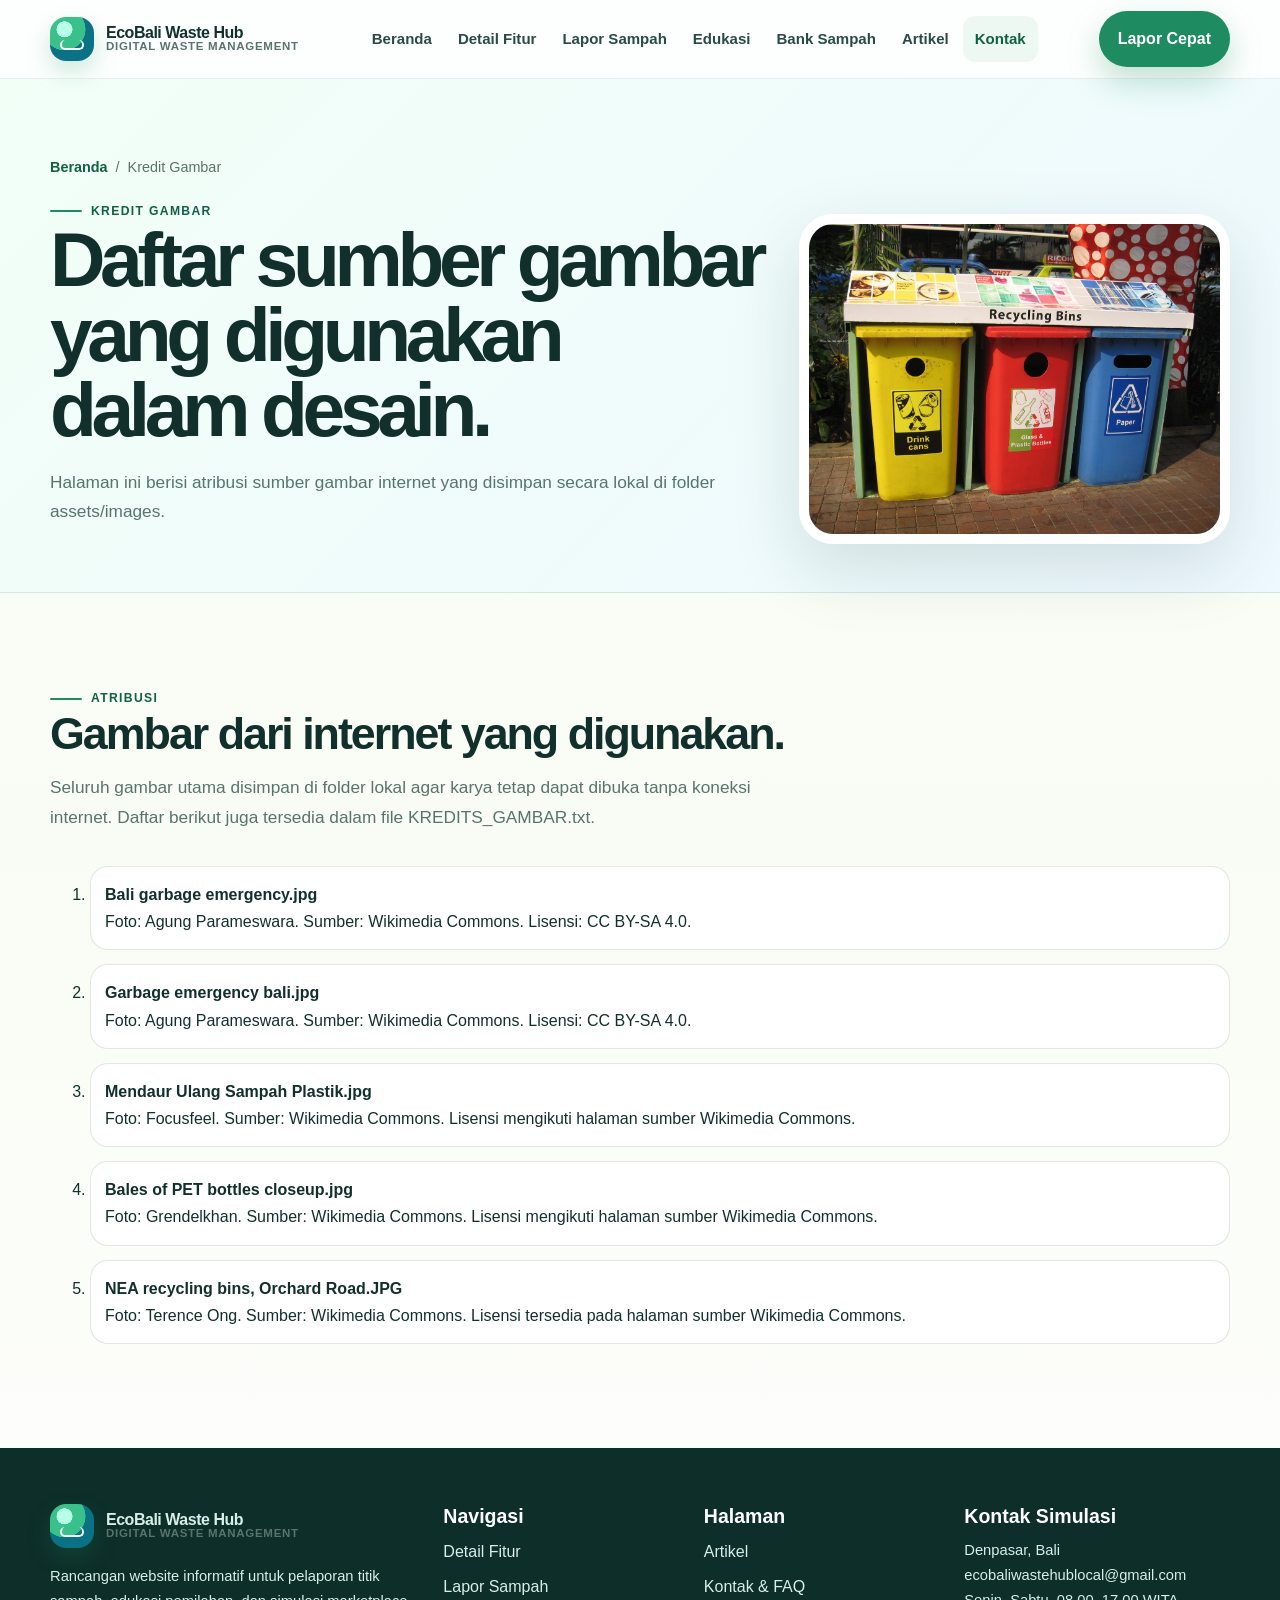
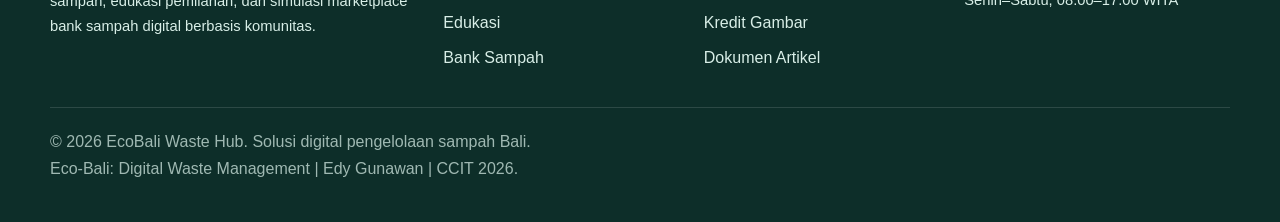
<file: kredit.html>
<!doctype html>
<html lang="id">
<head>
  <meta charset="utf-8">
  <meta name="viewport" content="width=device-width, initial-scale=1">
  <title>Kredit Gambar EcoBali Waste Hub</title>
  <meta name="description" content="Halaman ini berisi atribusi sumber gambar internet yang disimpan secara lokal di folder assets/images.">
  <meta name="keywords" content="EcoBali Waste Hub, pengelolaan sampah digital, Bali, bank sampah, pelaporan sampah liar, edukasi pemilahan sampah">
  <link rel="stylesheet" href="assets/css/style.css">
</head>
<body>
<a class="skip-link" href="#konten">Lewati ke konten utama</a>
<header class="site-header">
  <div class="container nav-wrap">
    <a class="brand" href="index.html" aria-label="EcoBali Waste Hub Beranda">
      <span class="brand-mark" aria-hidden="true"></span>
      <span>EcoBali Waste Hub<small>Digital Waste Management</small></span>
    </a>
    <nav class="main-nav" aria-label="Navigasi utama"><a class="" href="index.html">Beranda</a><a class="" href="detail.html">Detail Fitur</a><a class="" href="laporan.html">Lapor Sampah</a><a class="" href="edukasi.html">Edukasi</a><a class="" href="bank-sampah.html">Bank Sampah</a><a class="" href="artikel.html">Artikel</a><a class="active" href="kontak.html">Kontak</a></nav>
    <div class="nav-cta">
      <a class="btn primary" href="laporan.html">Lapor Cepat</a>
      <button class="menu-toggle" aria-label="Buka menu" aria-expanded="false"><span class="hamb"></span></button>
    </div>
  </div>
</header>
<main id="konten">

<section class="hero-mini">
  <div class="container">
    <div>
      <div class="crumb"><a href="index.html">Beranda</a><span>/</span><span>Kredit Gambar</span></div>
      <span class="eyebrow">Kredit Gambar</span>
      <h1>Daftar sumber gambar yang digunakan dalam desain.</h1>
      <p class="lead">Halaman ini berisi atribusi sumber gambar internet yang disimpan secara lokal di folder assets/images.</p>
    </div>
    <div class="detail-cover"><img src="assets/images/recycling-bins.jpg" alt="Kredit Gambar"></div>
  </div>
</section>

<section class="section"><div class="container"><div class="section-head"><span class="eyebrow">Atribusi</span><h2>Gambar dari internet yang digunakan.</h2><p class="lead">Seluruh gambar utama disimpan di folder lokal agar karya tetap dapat dibuka tanpa koneksi internet. Daftar berikut juga tersedia dalam file KREDITS_GAMBAR.txt.</p></div><ol class="credit-list"><li><strong>Bali garbage emergency.jpg</strong><br>Foto: Agung Parameswara. Sumber: Wikimedia Commons. Lisensi: CC BY-SA 4.0.</li><li><strong>Garbage emergency bali.jpg</strong><br>Foto: Agung Parameswara. Sumber: Wikimedia Commons. Lisensi: CC BY-SA 4.0.</li><li><strong>Mendaur Ulang Sampah Plastik.jpg</strong><br>Foto: Focusfeel. Sumber: Wikimedia Commons. Lisensi mengikuti halaman sumber Wikimedia Commons.</li><li><strong>Bales of PET bottles closeup.jpg</strong><br>Foto: Grendelkhan. Sumber: Wikimedia Commons. Lisensi mengikuti halaman sumber Wikimedia Commons.</li><li><strong>NEA recycling bins, Orchard Road.JPG</strong><br>Foto: Terence Ong. Sumber: Wikimedia Commons. Lisensi tersedia pada halaman sumber Wikimedia Commons.</li></ol></div></section>
</main>
<footer class="site-footer">
  <div class="container">
    <div class="footer-grid">
      <div>
        <a class="brand" href="index.html"><span class="brand-mark" aria-hidden="true"></span><span>EcoBali Waste Hub<small>Digital Waste Management</small></span></a>
        <p class="small" style="margin-top:16px">Rancangan website informatif untuk pelaporan titik sampah, edukasi pemilahan, dan simulasi marketplace bank sampah digital berbasis komunitas.</p>
      </div>
      <div>
        <h3>Navigasi</h3>
        <div class="footer-links">
          <a href="detail.html">Detail Fitur</a><a href="laporan.html">Lapor Sampah</a><a href="edukasi.html">Edukasi</a><a href="bank-sampah.html">Bank Sampah</a>
        </div>
      </div>
      <div>
        <h3>Halaman</h3>
        <div class="footer-links">
          <a href="artikel.html">Artikel</a><a href="kontak.html">Kontak & FAQ</a><a href="kredit.html">Kredit Gambar</a><a href="docs/artikel-konten.doc">Dokumen Artikel</a>
        </div>
      </div>
      <div>
        <h3>Kontak Simulasi</h3>
        <p class="small">Denpasar, Bali<br>ecobaliwastehublocal@gmail.com<br>Senin–Sabtu, 08.00–17.00 WITA</p>
      </div>
    </div>
    <div class="copyright">
      <span>© 2026 EcoBali Waste Hub. Solusi digital pengelolaan sampah Bali.
        <p>Eco-Bali: Digital Waste Management | Edy Gunawan | CCIT 2026.</p> </span>
    </div>
  </div>
</footer>
<script src="assets/js/script.js"></script>
</body>
</html>
</file>
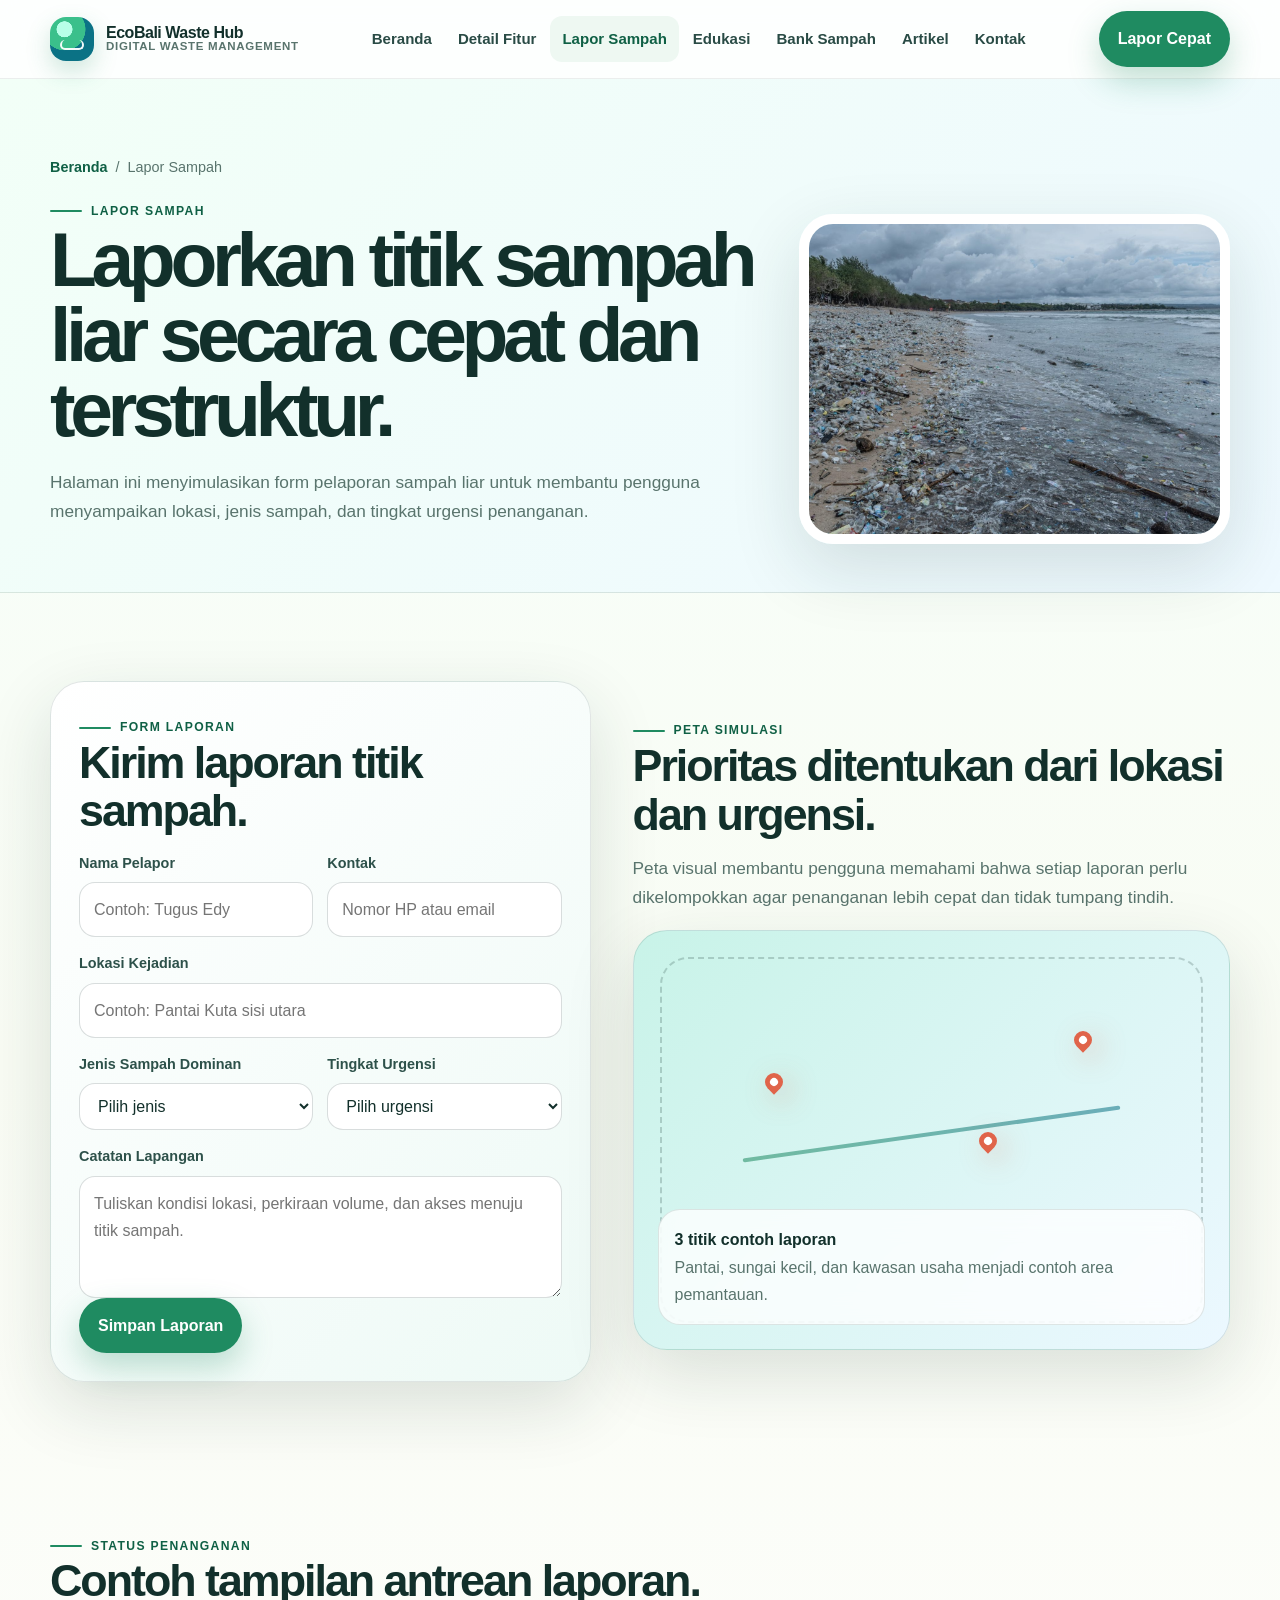
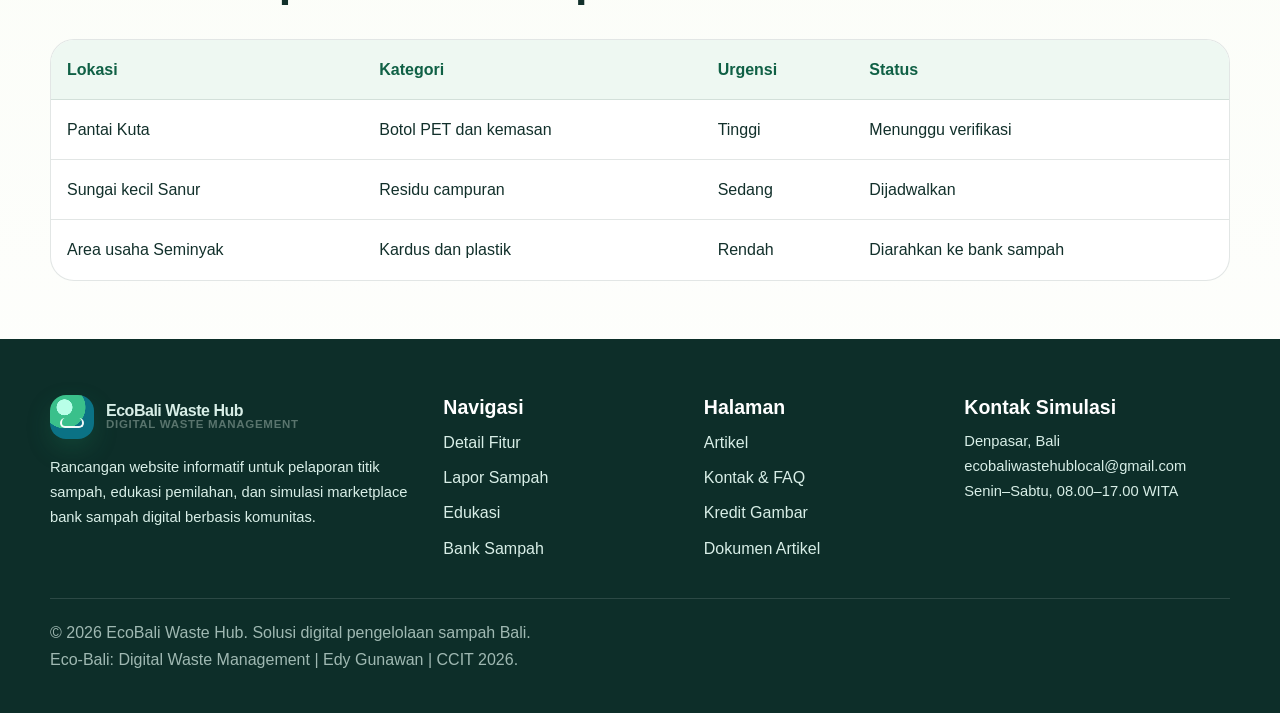
<file: laporan.html>
<!doctype html>
<html lang="id">
<head>
  <meta charset="utf-8">
  <meta name="viewport" content="width=device-width, initial-scale=1">
  <title>Lapor Sampah - EcoBali Waste Hub</title>
  <meta name="description" content="Halaman ini menyimulasikan form pelaporan sampah liar untuk membantu pengguna menyampaikan lokasi, jenis sampah, dan tingkat urgensi penanganan.">
  <meta name="keywords" content="EcoBali Waste Hub, pengelolaan sampah digital, Bali, bank sampah, pelaporan sampah liar, edukasi pemilahan sampah">
  <link rel="stylesheet" href="assets/css/style.css">
</head>
<body>
<a class="skip-link" href="#konten">Lewati ke konten utama</a>
<header class="site-header">
  <div class="container nav-wrap">
    <a class="brand" href="index.html" aria-label="EcoBali Waste Hub Beranda">
      <span class="brand-mark" aria-hidden="true"></span>
      <span>EcoBali Waste Hub<small>Digital Waste Management</small></span>
    </a>
    <nav class="main-nav" aria-label="Navigasi utama"><a class="" href="index.html">Beranda</a><a class="" href="detail.html">Detail Fitur</a><a class="active" href="laporan.html">Lapor Sampah</a><a class="" href="edukasi.html">Edukasi</a><a class="" href="bank-sampah.html">Bank Sampah</a><a class="" href="artikel.html">Artikel</a><a class="" href="kontak.html">Kontak</a></nav>
    <div class="nav-cta">
      <a class="btn primary" href="laporan.html">Lapor Cepat</a>
      <button class="menu-toggle" aria-label="Buka menu" aria-expanded="false"><span class="hamb"></span></button>
    </div>
  </div>
</header>
<main id="konten">

<section class="hero-mini">
  <div class="container">
    <div>
      <div class="crumb"><a href="index.html">Beranda</a><span>/</span><span>Lapor Sampah</span></div>
      <span class="eyebrow">Lapor Sampah</span>
      <h1>Laporkan titik sampah liar secara cepat dan terstruktur.</h1>
      <p class="lead">Halaman ini menyimulasikan form pelaporan sampah liar untuk membantu pengguna menyampaikan lokasi, jenis sampah, dan tingkat urgensi penanganan.</p>
    </div>
    <div class="detail-cover"><img src="assets/images/kuta-trash-shoreline.jpg" alt="Lapor Sampah"></div>
  </div>
</section>

<section class="section">
  <div class="container split">
    <form class="report-box" data-report-form>
      <span class="eyebrow">Form Laporan</span>
      <h2>Kirim laporan titik sampah.</h2>
      <div class="form-grid">
        <div class="field"><label for="nama">Nama Pelapor</label><input id="nama" name="nama" type="text" placeholder="Contoh: Tugus Edy" required></div>
        <div class="field"><label for="kontak">Kontak</label><input id="kontak" name="kontak" type="text" placeholder="Nomor HP atau email" required></div>
        <div class="field full"><label for="lokasi">Lokasi Kejadian</label><input id="lokasi" name="lokasi" type="text" placeholder="Contoh: Pantai Kuta sisi utara" required></div>
        <div class="field"><label for="jenis">Jenis Sampah Dominan</label><select id="jenis" name="jenis" required><option value="">Pilih jenis</option><option>Plastik kemasan</option><option>Botol PET</option><option>Sisa organik</option><option>Kayu dan ranting</option><option>Residu campuran</option></select></div>
        <div class="field"><label for="urgensi">Tingkat Urgensi</label><select id="urgensi" name="urgensi" required><option value="">Pilih urgensi</option><option>Rendah</option><option>Sedang</option><option>Tinggi</option><option>Darurat</option></select></div>
        <div class="field full"><label for="catatan">Catatan Lapangan</label><textarea id="catatan" name="catatan" placeholder="Tuliskan kondisi lokasi, perkiraan volume, dan akses menuju titik sampah."></textarea></div>
      </div>
      <button class="btn primary" type="submit">Simpan Laporan</button>
      <p class="status-message" role="status"></p>
    </form>
    <div>
      <span class="eyebrow">Peta Simulasi</span>
      <h2>Prioritas ditentukan dari lokasi dan urgensi.</h2>
      <p class="lead">Peta visual membantu pengguna memahami bahwa setiap laporan perlu dikelompokkan agar penanganan lebih cepat dan tidak tumpang tindih.</p>
      <div class="map-box" aria-label="Peta simulasi laporan sampah"><span class="route"></span><span class="map-pin pin-1"></span><span class="map-pin pin-2"></span><span class="map-pin pin-3"></span><div class="map-caption"><strong>3 titik contoh laporan</strong><br><span class="muted">Pantai, sungai kecil, dan kawasan usaha menjadi contoh area pemantauan.</span></div></div>
    </div>
  </div>
</section>
<section class="section tight">
  <div class="container">
    <div class="section-head"><span class="eyebrow">Status Penanganan</span><h2>Contoh tampilan antrean laporan.</h2></div>
    <div class="table-wrap"><table><thead><tr><th>Lokasi</th><th>Kategori</th><th>Urgensi</th><th>Status</th></tr></thead><tbody><tr><td>Pantai Kuta</td><td>Botol PET dan kemasan</td><td>Tinggi</td><td>Menunggu verifikasi</td></tr><tr><td>Sungai kecil Sanur</td><td>Residu campuran</td><td>Sedang</td><td>Dijadwalkan</td></tr><tr><td>Area usaha Seminyak</td><td>Kardus dan plastik</td><td>Rendah</td><td>Diarahkan ke bank sampah</td></tr></tbody></table></div>
  </div>
</section>
</main>
<footer class="site-footer">
  <div class="container">
    <div class="footer-grid">
      <div>
        <a class="brand" href="index.html"><span class="brand-mark" aria-hidden="true"></span><span>EcoBali Waste Hub<small>Digital Waste Management</small></span></a>
        <p class="small" style="margin-top:16px">Rancangan website informatif untuk pelaporan titik sampah, edukasi pemilahan, dan simulasi marketplace bank sampah digital berbasis komunitas.</p>
      </div>
      <div>
        <h3>Navigasi</h3>
        <div class="footer-links">
          <a href="detail.html">Detail Fitur</a><a href="laporan.html">Lapor Sampah</a><a href="edukasi.html">Edukasi</a><a href="bank-sampah.html">Bank Sampah</a>
        </div>
      </div>
      <div>
        <h3>Halaman</h3>
        <div class="footer-links">
          <a href="artikel.html">Artikel</a><a href="kontak.html">Kontak & FAQ</a><a href="kredit.html">Kredit Gambar</a><a href="docs/artikel-konten.doc">Dokumen Artikel</a>
        </div>
      </div>
      <div>
        <h3>Kontak Simulasi</h3>
        <p class="small">Denpasar, Bali<br>ecobaliwastehublocal@gmail.com<br>Senin–Sabtu, 08.00–17.00 WITA</p>
      </div>
    </div>
    <div class="copyright">
      <span>© 2026 EcoBali Waste Hub. Solusi digital pengelolaan sampah Bali.
        <p>Eco-Bali: Digital Waste Management | Edy Gunawan | CCIT 2026.</p> </span>
    </div>
  </div>
</footer>
<script src="assets/js/script.js"></script>
</body>
</html>
</file>
<file: assets/css/style.css>
:root{
  --ink:#12302b;
  --muted:#59746d;
  --soft:#eef8f2;
  --soft-2:#e6f6f7;
  --white:#ffffff;
  --green:#1f8b61;
  --green-dark:#0f6045;
  --mint:#8ee3c8;
  --sea:#0b7285;
  --sand:#f5e6c9;
  --amber:#f5b84b;
  --danger:#e0644a;
  --line:rgba(18,48,43,.12);
  --shadow:0 24px 70px rgba(18,48,43,.14);
  --radius:28px;
  --radius-sm:18px;
  --max:1180px;
}
*{box-sizing:border-box}
html{scroll-behavior:smooth}
body{
  margin:0;
  font-family:"Segoe UI",Arial,sans-serif;
  color:var(--ink);
  background:linear-gradient(180deg,#f6fffb 0%,#f9fcf4 46%,#ffffff 100%);
  line-height:1.7;
}
body.menu-open{overflow:hidden}
a{color:inherit;text-decoration:none}
img{display:block;max-width:100%;height:auto}
button,input,select,textarea{font:inherit}
.skip-link{position:absolute;left:-999px;top:12px;background:var(--ink);color:#fff;padding:10px 14px;border-radius:12px;z-index:1000}.skip-link:focus{left:12px}
.container{width:min(var(--max),calc(100% - 38px));margin-inline:auto}.section{padding:88px 0}.section.tight{padding:58px 0}.section-head{max-width:760px;margin-bottom:34px}.eyebrow{display:inline-flex;align-items:center;gap:9px;color:var(--green-dark);font-weight:800;letter-spacing:.11em;text-transform:uppercase;font-size:.76rem}.eyebrow:before{content:"";width:32px;height:2px;border-radius:99px;background:var(--green)}h1,h2,h3,p{margin-top:0}h1{font-size:clamp(2.35rem,6vw,5.45rem);line-height:.98;letter-spacing:-.07em;margin-bottom:20px}h2{font-size:clamp(1.8rem,3.5vw,3.25rem);line-height:1.08;letter-spacing:-.045em;margin-bottom:16px}h3{font-size:1.22rem;line-height:1.25;margin-bottom:10px}.lead{font-size:1.08rem;color:var(--muted);max-width:720px}.muted{color:var(--muted)}.small{font-size:.92rem}.text-center{text-align:center;margin-inline:auto}.pill{display:inline-flex;align-items:center;gap:8px;padding:8px 12px;border-radius:999px;border:1px solid var(--line);background:rgba(255,255,255,.72);font-weight:750;color:var(--green-dark)}.site-header{position:sticky;top:0;z-index:99;background:rgba(255,255,255,.78);backdrop-filter:blur(18px);border-bottom:1px solid rgba(18,48,43,.08)}.nav-wrap{height:78px;display:flex;align-items:center;justify-content:space-between;gap:20px}.brand{display:flex;align-items:center;gap:12px;font-weight:900;letter-spacing:-.03em}.brand-mark{width:44px;height:44px;border-radius:16px;background:radial-gradient(circle at 33% 28%,#b8ffe8 0 18%,#3ac08b 19% 48%,#0b7285 49% 100%);box-shadow:0 10px 24px rgba(31,139,97,.22);position:relative;overflow:hidden}.brand-mark:after{content:"";position:absolute;left:10px;right:10px;bottom:11px;height:8px;border-radius:99px;border:2px solid #fff;border-top:0;opacity:.95}.brand span{display:block;line-height:1}.brand small{display:block;font-size:.72rem;letter-spacing:.06em;color:var(--muted);font-weight:800;text-transform:uppercase}.main-nav{display:flex;align-items:center;gap:2px}.main-nav a{padding:10px 12px;border-radius:12px;color:#294b45;font-weight:750;font-size:.94rem}.main-nav a:hover,.main-nav a.active{background:var(--soft);color:var(--green-dark)}.nav-cta{display:flex;align-items:center;gap:10px}.menu-toggle{display:none;border:0;background:var(--soft);color:var(--ink);width:46px;height:46px;border-radius:15px;cursor:pointer}.hamb{display:block;width:22px;height:2px;background:currentColor;margin:auto;position:relative}.hamb:before,.hamb:after{content:"";position:absolute;left:0;width:22px;height:2px;background:currentColor}.hamb:before{top:-7px}.hamb:after{top:7px}.btn{display:inline-flex;align-items:center;justify-content:center;gap:9px;padding:13px 18px;border-radius:999px;border:1px solid transparent;font-weight:850;cursor:pointer;transition:.2s ease;white-space:nowrap}.btn.primary{background:var(--green);color:#fff;box-shadow:0 14px 32px rgba(31,139,97,.28)}.btn.primary:hover{background:var(--green-dark);transform:translateY(-1px)}.btn.secondary{background:#fff;color:var(--green-dark);border-color:var(--line)}.btn.secondary:hover{border-color:rgba(31,139,97,.35);transform:translateY(-1px)}.btn.dark{background:var(--ink);color:#fff}.hero{position:relative;overflow:hidden;padding:74px 0 56px}.hero:before{content:"";position:absolute;inset:-200px -80px auto auto;width:540px;height:540px;border-radius:50%;background:radial-gradient(circle,rgba(142,227,200,.45),rgba(142,227,200,0) 70%);pointer-events:none}.hero-grid{display:grid;grid-template-columns:1.02fr .98fr;gap:44px;align-items:center}.hero-copy{position:relative;z-index:1}.hero-actions{display:flex;gap:12px;flex-wrap:wrap;margin:28px 0 24px}.hero-points{display:flex;gap:10px;flex-wrap:wrap}.visual-card{position:relative;border-radius:40px;overflow:hidden;min-height:590px;background:var(--ink);box-shadow:var(--shadow)}.visual-card img{width:100%;height:590px;object-fit:cover;filter:saturate(.93) contrast(.98)}.visual-card:after{content:"";position:absolute;inset:0;background:linear-gradient(180deg,rgba(8,34,29,.1) 0%,rgba(8,34,29,.15) 34%,rgba(8,34,29,.78) 100%)}.floating-panel{position:absolute;left:22px;right:22px;bottom:22px;z-index:2;border:1px solid rgba(255,255,255,.28);background:rgba(255,255,255,.16);backdrop-filter:blur(18px);color:#fff;border-radius:28px;padding:22px}.floating-panel h3{font-size:1.45rem;margin-bottom:8px;color:#fff}.metric-row{display:grid;grid-template-columns:repeat(3,1fr);gap:10px;margin-top:18px}.metric{background:rgba(255,255,255,.16);border:1px solid rgba(255,255,255,.24);padding:12px;border-radius:18px}.metric strong{display:block;font-size:1.35rem;line-height:1}.metric span{font-size:.78rem;opacity:.86}.wave-strip{height:86px;background:linear-gradient(90deg,var(--green-dark),var(--sea));position:relative;overflow:hidden}.wave-strip:before,.wave-strip:after{content:"";position:absolute;left:-5%;right:-5%;height:140px;border-radius:50%;background:#f6fffb}.wave-strip:before{top:-108px}.wave-strip:after{bottom:-122px;background:#fff}.card-grid{display:grid;grid-template-columns:repeat(3,1fr);gap:20px}.card{background:rgba(255,255,255,.9);border:1px solid var(--line);border-radius:var(--radius);padding:24px;box-shadow:0 14px 38px rgba(18,48,43,.08)}.card:hover{transform:translateY(-2px);transition:.2s ease}.icon{width:48px;height:48px;border-radius:16px;display:grid;place-items:center;background:linear-gradient(135deg,#e7fff5,#dff6ff);color:var(--green-dark);font-weight:900;margin-bottom:16px}.icon svg{width:26px;height:26px}.split{display:grid;grid-template-columns:.95fr 1.05fr;gap:42px;align-items:center}.split.reverse{grid-template-columns:1.05fr .95fr}.image-stack{position:relative}.image-stack .main-img{border-radius:34px;overflow:hidden;box-shadow:var(--shadow);border:10px solid #fff}.image-stack .main-img img{height:460px;width:100%;object-fit:cover}.note-card{position:absolute;right:-12px;bottom:28px;width:min(280px,80%);background:#fff;border:1px solid var(--line);border-radius:24px;padding:18px;box-shadow:var(--shadow)}.note-card .tag{font-weight:850;color:var(--green-dark)}.feature-list{display:grid;gap:14px;margin-top:22px}.feature-list .item{display:grid;grid-template-columns:42px 1fr;gap:14px;align-items:start;padding:15px;border:1px solid var(--line);border-radius:20px;background:#fff}.check{width:42px;height:42px;border-radius:14px;background:var(--soft);display:grid;place-items:center;color:var(--green-dark);font-weight:900}.process{display:grid;grid-template-columns:repeat(4,1fr);gap:16px;counter-reset:step}.process-card{position:relative;background:#fff;border:1px solid var(--line);border-radius:24px;padding:22px;min-height:210px}.process-card:before{counter-increment:step;content:"0"counter(step);display:inline-grid;place-items:center;width:42px;height:42px;border-radius:14px;background:var(--ink);color:#fff;font-weight:900;margin-bottom:22px}.report-box{background:linear-gradient(135deg,#ffffff 0%,#eefaf6 100%);border:1px solid var(--line);border-radius:34px;padding:28px;box-shadow:var(--shadow)}.form-grid{display:grid;grid-template-columns:1fr 1fr;gap:14px}.field{display:flex;flex-direction:column;gap:7px}.field.full{grid-column:1/-1}.field label{font-weight:800;font-size:.9rem;color:#2d514a}.field input,.field select,.field textarea{border:1px solid rgba(18,48,43,.16);border-radius:16px;padding:13px 14px;background:#fff;color:var(--ink);outline:0}.field textarea{min-height:122px;resize:vertical}.field input:focus,.field select:focus,.field textarea:focus{border-color:var(--green);box-shadow:0 0 0 4px rgba(31,139,97,.12)}.status-message{display:none;margin-top:14px;border-radius:16px;padding:13px 14px;background:#e8fff4;color:var(--green-dark);font-weight:800}.status-message.show{display:block}.market-grid{display:grid;grid-template-columns:repeat(3,1fr);gap:20px}.product{overflow:hidden;background:#fff;border:1px solid var(--line);border-radius:28px;box-shadow:0 15px 34px rgba(18,48,43,.08)}.product img{width:100%;height:220px;object-fit:cover}.product-body{padding:20px}.price{font-weight:900;color:var(--green-dark);font-size:1.2rem}.badge-row{display:flex;gap:8px;flex-wrap:wrap;margin:12px 0}.badge{font-size:.78rem;padding:5px 9px;border-radius:999px;background:var(--soft);font-weight:800;color:var(--green-dark)}.article-list{display:grid;gap:18px}.article-card{display:grid;grid-template-columns:220px 1fr;gap:20px;padding:14px;border-radius:28px;border:1px solid var(--line);background:#fff;align-items:center}.article-card img{height:160px;width:100%;object-fit:cover;border-radius:20px}.article-meta{display:flex;gap:8px;flex-wrap:wrap;color:var(--muted);font-size:.86rem;font-weight:700}.hero-mini{padding:76px 0 48px;background:linear-gradient(135deg,#f2fff7,#eef9ff);border-bottom:1px solid var(--line)}.hero-mini .container{display:grid;grid-template-columns:1fr .6fr;gap:30px;align-items:end}.crumb{display:flex;gap:8px;flex-wrap:wrap;color:var(--muted);font-size:.9rem;margin-bottom:14px}.crumb a{font-weight:800;color:var(--green-dark)}.detail-cover{border-radius:34px;overflow:hidden;box-shadow:var(--shadow);border:10px solid #fff}.detail-cover img{height:310px;width:100%;object-fit:cover}.info-band{display:grid;grid-template-columns:repeat(3,1fr);gap:16px;margin-top:-24px;position:relative;z-index:2}.info-tile{background:#fff;border:1px solid var(--line);border-radius:22px;padding:18px;box-shadow:0 12px 32px rgba(18,48,43,.08)}.info-tile strong{display:block;color:var(--green-dark);font-size:1.25rem}.table-wrap{overflow:auto;border:1px solid var(--line);border-radius:24px;background:#fff}table{width:100%;border-collapse:collapse;min-width:680px}th,td{text-align:left;padding:16px;border-bottom:1px solid var(--line)}th{background:var(--soft);color:var(--green-dark)}tr:last-child td{border-bottom:0}.timeline{display:grid;gap:16px}.timeline-item{display:grid;grid-template-columns:120px 1fr;gap:18px;background:#fff;border:1px solid var(--line);border-radius:22px;padding:18px}.timeline-item time{font-weight:900;color:var(--green-dark)}.map-box{position:relative;min-height:420px;border-radius:34px;overflow:hidden;background:linear-gradient(135deg,#c8f3e8,#ecf8ff);border:1px solid var(--line);box-shadow:var(--shadow)}.map-box:before{content:"";position:absolute;inset:26px;border:2px dashed rgba(18,48,43,.2);border-radius:28px}.map-pin{position:absolute;width:18px;height:18px;border-radius:50% 50% 50% 0;background:var(--danger);transform:rotate(-45deg);box-shadow:0 10px 28px rgba(224,100,74,.35)}.map-pin:after{content:"";position:absolute;inset:5px;border-radius:50%;background:#fff}.pin-1{left:22%;top:34%}.pin-2{left:58%;top:48%}.pin-3{left:74%;top:24%}.route{position:absolute;left:18%;right:18%;top:48%;height:4px;border-radius:99px;background:linear-gradient(90deg,var(--green),var(--sea));transform:rotate(-8deg);opacity:.55}.map-caption{position:absolute;left:24px;right:24px;bottom:24px;background:rgba(255,255,255,.78);backdrop-filter:blur(14px);border:1px solid var(--line);border-radius:22px;padding:16px}.faq{display:grid;gap:12px}.faq details{background:#fff;border:1px solid var(--line);border-radius:20px;padding:18px}.faq summary{cursor:pointer;font-weight:900;color:var(--green-dark)}.faq p{margin:12px 0 0;color:var(--muted)}.cta{background:linear-gradient(135deg,var(--green-dark),var(--sea));color:#fff;border-radius:42px;padding:44px;position:relative;overflow:hidden}.cta:after{content:"";position:absolute;right:-90px;bottom:-90px;width:260px;height:260px;border-radius:50%;border:32px solid rgba(255,255,255,.12)}.cta .lead{color:rgba(255,255,255,.82)}.cta .btn.secondary{border-color:rgba(255,255,255,.25);background:rgba(255,255,255,.13);color:#fff}.site-footer{padding:56px 0 24px;background:#0d2e29;color:#d8eee7}.footer-grid{display:grid;grid-template-columns:1.1fr .7fr .7fr .8fr;gap:28px}.site-footer h3{color:#fff}.site-footer a{color:#d8eee7}.site-footer a:hover{color:#fff}.footer-links{display:grid;gap:8px}.copyright{margin-top:36px;padding-top:20px;border-top:1px solid rgba(255,255,255,.13);display:flex;justify-content:space-between;gap:16px;flex-wrap:wrap;color:rgba(216,238,231,.72)}.credit-list{display:grid;gap:14px}.credit-list li{padding:14px;border:1px solid var(--line);border-radius:18px;background:#fff}.filter-tabs{display:flex;gap:10px;flex-wrap:wrap;margin:24px 0}.tab{border:1px solid var(--line);background:#fff;color:var(--ink);font-weight:850;border-radius:999px;padding:10px 14px;cursor:pointer}.tab.active{background:var(--green);color:#fff;border-color:var(--green)}.sort-card{display:none}.sort-card.show{display:block}.gallery-grid{display:grid;grid-template-columns:2fr 1fr 1fr;gap:16px}.gallery-grid img{width:100%;height:240px;object-fit:cover;border-radius:26px}.gallery-grid img:first-child{height:496px;grid-row:span 2}.quote{font-size:1.4rem;line-height:1.45;color:var(--green-dark);font-weight:850;background:#fff;border-left:6px solid var(--green);padding:22px;border-radius:20px;box-shadow:0 14px 32px rgba(18,48,43,.08)}
@media (max-width:1000px){.hero-grid,.split,.split.reverse,.hero-mini .container{grid-template-columns:1fr}.visual-card,.visual-card img{min-height:auto;height:520px}.card-grid,.market-grid,.process{grid-template-columns:repeat(2,1fr)}.footer-grid{grid-template-columns:1fr 1fr}.info-band{grid-template-columns:1fr}.gallery-grid{grid-template-columns:1fr 1fr}.gallery-grid img:first-child{grid-column:1/-1;height:330px;grid-row:auto}}
@media (max-width:820px){.menu-toggle{display:block}.main-nav{position:fixed;left:18px;right:18px;top:88px;display:none;flex-direction:column;align-items:stretch;background:#fff;border:1px solid var(--line);border-radius:24px;padding:12px;box-shadow:var(--shadow)}.main-nav.open{display:flex}.main-nav a{padding:14px}.nav-cta .btn{display:none}.section{padding:66px 0}.hero{padding-top:52px}.metric-row,.form-grid,.article-card,.timeline-item{grid-template-columns:1fr}.article-card img{height:220px}.visual-card,.visual-card img{height:500px}.card-grid,.market-grid,.process{grid-template-columns:1fr}.footer-grid{grid-template-columns:1fr}.copyright{display:block}.copyright span{display:block;margin-top:8px}.cta{padding:32px;border-radius:30px}.gallery-grid{grid-template-columns:1fr}.gallery-grid img,.gallery-grid img:first-child{height:300px}.info-band{margin-top:20px}}
@media (max-width:540px){.container{width:min(var(--max),calc(100% - 26px))}.nav-wrap{height:72px}.hero-actions{display:grid}.btn{width:100%}.floating-panel{left:14px;right:14px;bottom:14px;padding:18px}.visual-card,.visual-card img{height:490px;border-radius:30px}.metric-row{grid-template-columns:1fr 1fr}.metric:last-child{grid-column:1/-1}.image-stack .main-img img{height:330px}.note-card{position:static;margin-top:14px;width:100%}.hero-mini{padding-top:52px}.detail-cover img{height:260px}}
</file>
